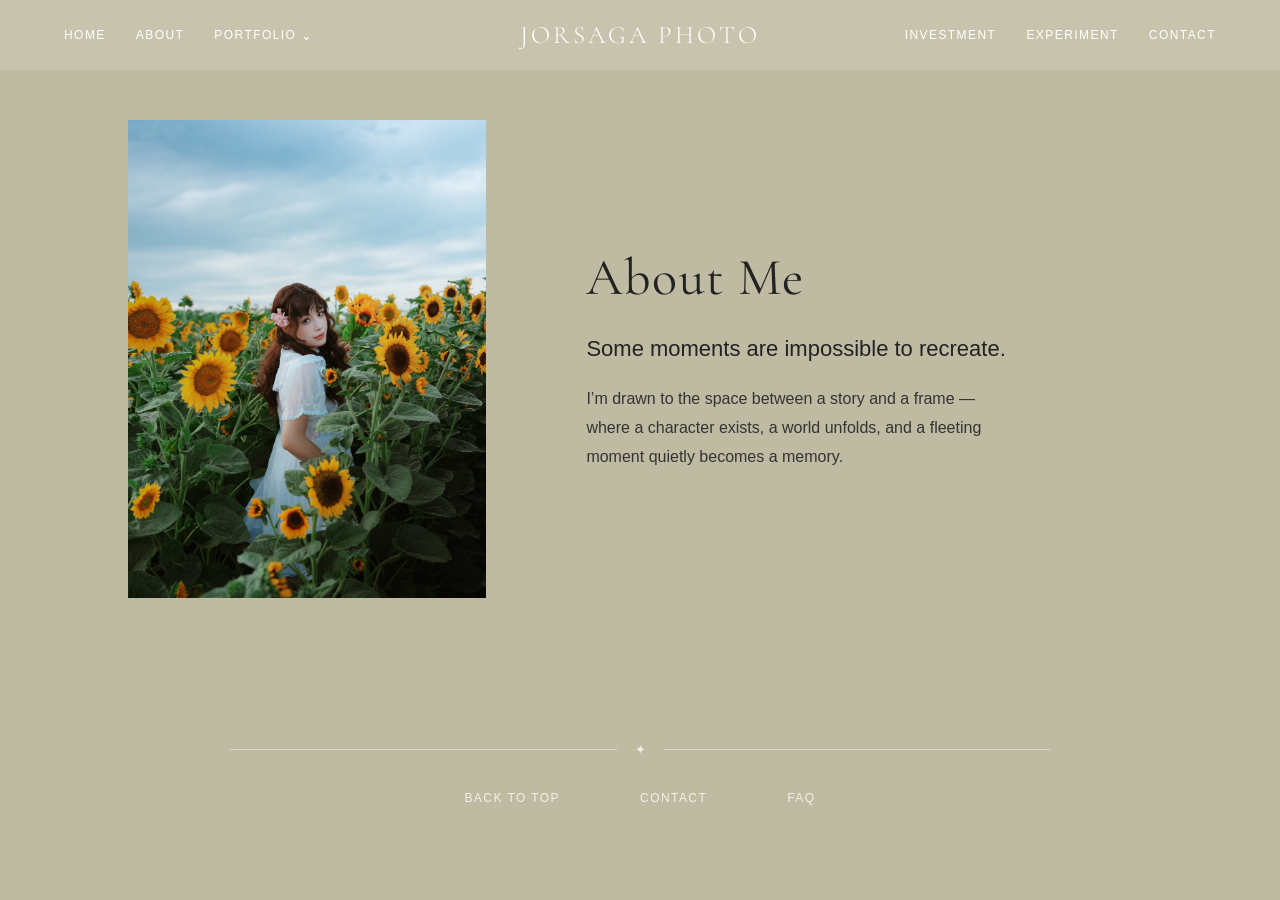
<file: about.html>
<!DOCTYPE html>
<html lang="en">

<head>
  <meta charset="UTF-8">
  <meta name="viewport" content="width=device-width, initial-scale=1.0">

  <title>JORSAGA PHOTO</title>

  <link rel="preconnect" href="https://fonts.googleapis.com">
  <link rel="preconnect" href="https://fonts.gstatic.com" crossorigin>

  <link href="https://fonts.googleapis.com/css2?family=Cormorant+Garamond:wght@300;400;500;600&display=swap"
    rel="stylesheet">

  <link rel="stylesheet" href="style.css">
</head>

<body>

  <!-- Navigation -->
  <header class="nav">

    <a class="logo" href="index.html">JORSAGA PHOTO</a>

    <button class="menu-toggle" type="button" aria-label="Open navigation menu" aria-expanded="false"
      aria-controls="mobile-navigation">
      ☰
    </button>

    <div class="mobile-navigation" id="mobile-navigation">

      <nav class="nav-left">
        <a href="index.html">Home</a>
        <a href="about.html">About</a>

        <div class="nav-dropdown">
          <a href="portfolio.html" class="nav-dropdown-link">
            Portfolio <span class="dropdown-arrow">⌄</span>
          </a>

          <div class="dropdown-menu">
            <a href="cosplay.html">Cosplay</a>
            <a href="chinese-culture.html">Chinese Culture</a>
            <a href="portrait.html">Portrait</a>
            <a href="vintage.html">Vintage</a>
          </div>
        </div>
      </nav>

      <nav class="nav-right">
        <a href="investment.html">Investment</a>
        <a href="experiment.html">Experiment</a>
        <a href="contact.html">Contact</a>
      </nav>

    </div>

  </header>

  <!-- About Section -->
  <section id="about" class="about about-page">

    <div class="self-image">
      <img src="images/self.jpg" alt="Portrait of Jorsaga">
    </div>

    <div class="introduction">
      <h2>About Me</h2>

      <p class="about-opening">
        Some moments are impossible to recreate.
      </p>

      <p>
        I’m drawn to the space between a story and a frame —
        where a character exists, a world unfolds,
        and a fleeting moment quietly becomes a memory.
      </p>
    </div>

  </section>

  <!-- Footer -->
  <footer>

    <div class="footer-decoration">
      <span>✦</span>
    </div>

    <div class="footer-links">
      <a href="#about">Back to Top</a>
      <a href="contact.html">Contact</a>
      <a href="#">FAQ</a>
    </div>

  </footer>

  <!-- Mobile Navigation Script -->
  <script>
    const menuButton = document.querySelector(".menu-toggle");
    const navigation = document.querySelector(".nav");

    if (menuButton && navigation) {
      menuButton.addEventListener("click", function () {
        const isOpen = navigation.classList.toggle("menu-open");

        menuButton.setAttribute("aria-expanded", String(isOpen));
        menuButton.setAttribute(
          "aria-label",
          isOpen ? "Close navigation menu" : "Open navigation menu"
        );

        menuButton.textContent = isOpen ? "✕" : "☰";
      });
    }
  </script>

</body>

</html>
</file>
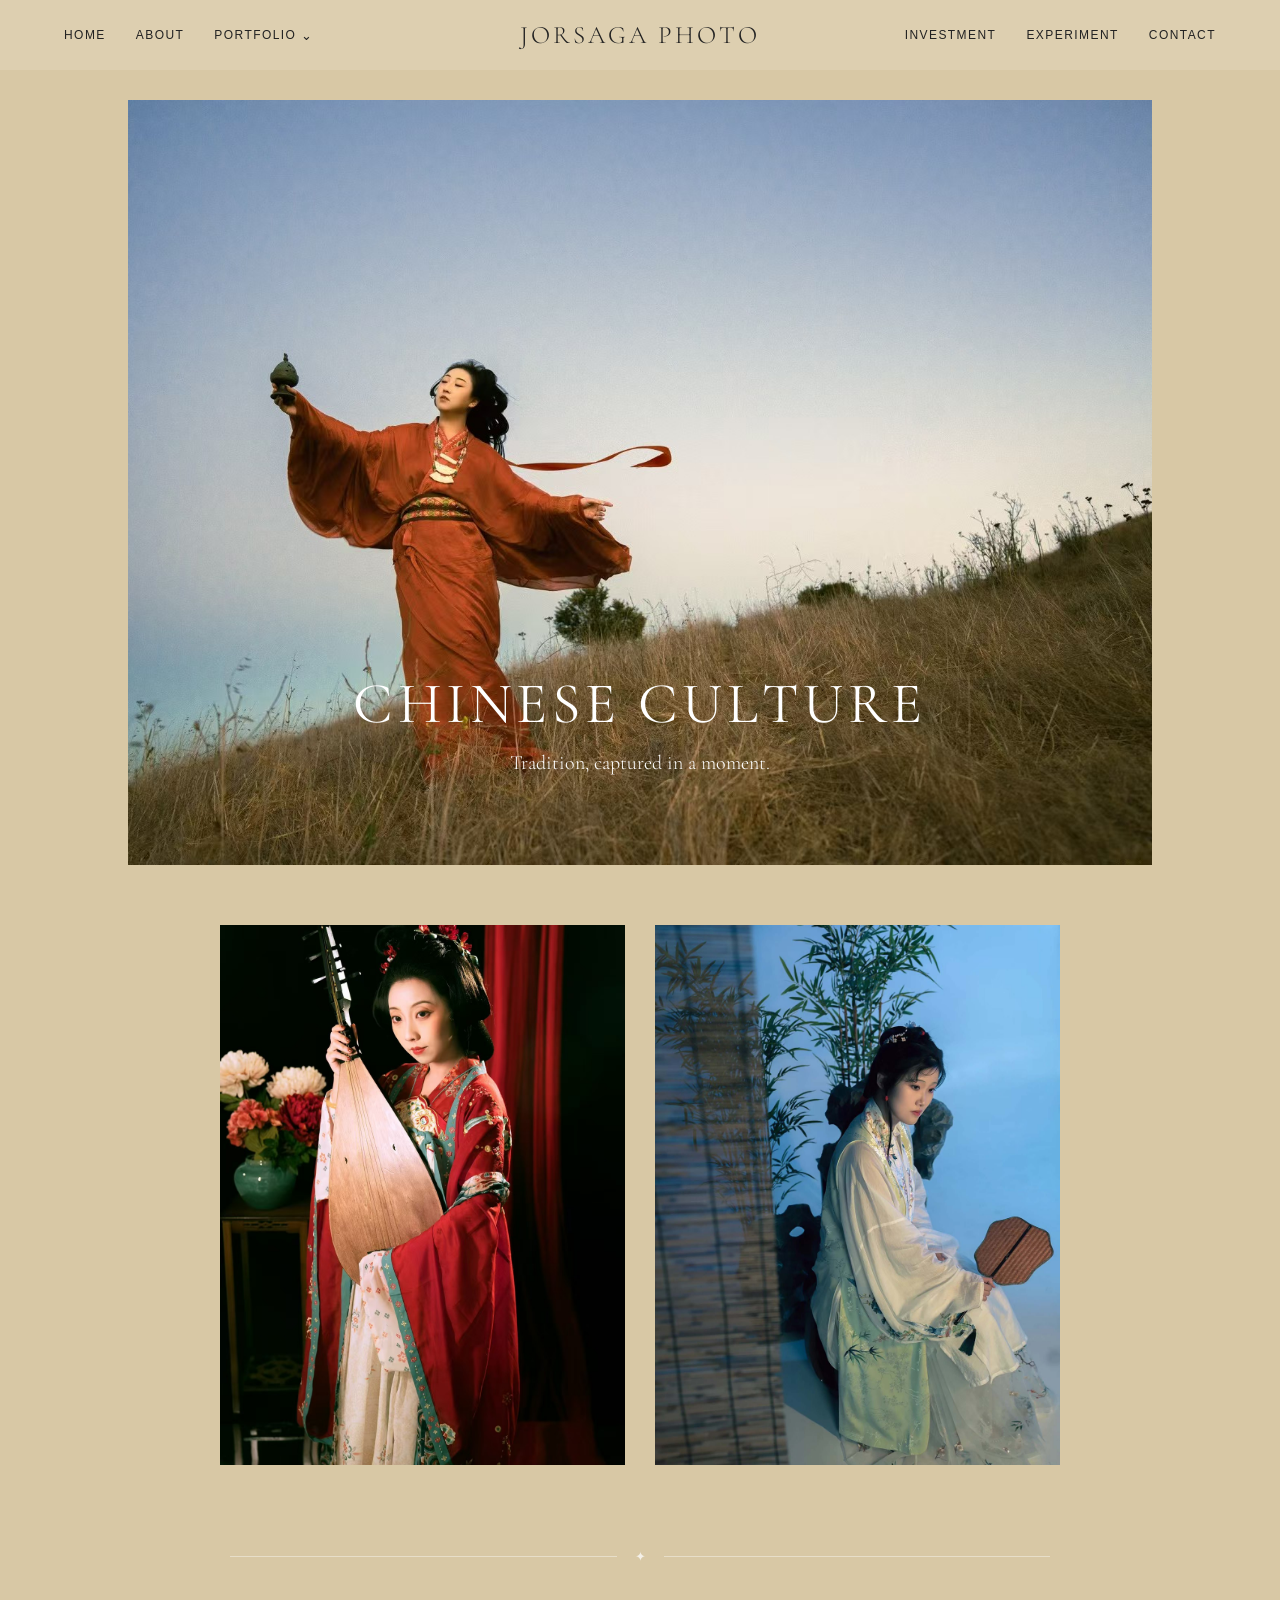
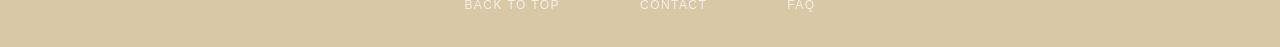
<file: chinese-culture.html>
<!DOCTYPE html>
<html lang="en">

<head>
  <meta charset="UTF-8">
  <meta name="viewport" content="width=device-width, initial-scale=1.0">

  <title>JORSAGA PHOTO</title>

  <link rel="preconnect" href="https://fonts.googleapis.com">
  <link rel="preconnect" href="https://fonts.gstatic.com" crossorigin>

  <link href="https://fonts.googleapis.com/css2?family=Cormorant+Garamond:wght@300;400;500;600&display=swap"
    rel="stylesheet">

  <link rel="stylesheet" href="style.css">
</head>

<body class="chinese-culture-page" id="top">

  <!-- Responsive Navigation -->
  <header class="nav culture-nav">

    <a class="logo" href="index.html">JORSAGA PHOTO</a>

    <button class="menu-toggle" type="button" aria-label="Open navigation menu" aria-expanded="false"
      aria-controls="mobile-navigation">
      ☰
    </button>

    <div class="mobile-navigation" id="mobile-navigation">

      <nav class="nav-left">
        <a href="index.html">Home</a>
        <a href="about.html">About</a>

        <div class="nav-dropdown">
          <a href="/Final/portfolio.html" class="nav-dropdown-link">
            Portfolio <span class="dropdown-arrow">⌄</span>
          </a>

          <div class="dropdown-menu">
            <a href="cosplay.html">Cosplay</a>
            <a href="chinese-culture.html">Chinese Culture</a>
            <a href="portrait.html">Portrait</a>
            <a href="vintage.html">Vintage</a>
          </div>
        </div>
      </nav>

      <nav class="nav-right">
        <a href="investment.html">Investment</a>
        <a href="experiment.html">Experiment</a>
        <a href="contact.html">Contact</a>
      </nav>

    </div>
  </header>

  <!-- Chinese Culture Hero -->
  <section class="culture-hero">
    <div class="culture-hero-image">
      <div class="culture-hero-content">
        <h1>CHINESE CULTURE</h1>
        <p>Tradition, captured in a moment.</p>
      </div>
    </div>
  </section>

  <!-- Chinese Culture Gallery -->
  <section class="culture-gallery">

    <div class="culture-gallery-item">
      <img src="images/chinese-culture-5.jpg" alt="Chinese traditional culture photography">
    </div>

    <div class="culture-gallery-item">
      <img src="images/chinese-culture-4.jpg" alt="Chinese traditional culture photography">
    </div>

  </section>

  <!-- Footer -->
  <footer>

    <div class="footer-decoration">
      <span>✦</span>
    </div>

    <div class="footer-links">
      <a href="#top">Back to Top</a>
      <a href="contact.html">Contact</a>
      <a href="#">FAQ</a>
    </div>

  </footer>

  <!-- Mobile Menu Script -->
  <script>
    const menuButton = document.querySelector(".menu-toggle");
    const navigation = document.querySelector(".nav");

    if (menuButton && navigation) {
      menuButton.addEventListener("click", function () {
        const isOpen = navigation.classList.toggle("menu-open");

        menuButton.setAttribute("aria-expanded", String(isOpen));
        menuButton.setAttribute(
          "aria-label",
          isOpen ? "Close navigation menu" : "Open navigation menu"
        );

        menuButton.textContent = isOpen ? "✕" : "☰";
      });
    }
  </script>

</body>

</html>
</file>
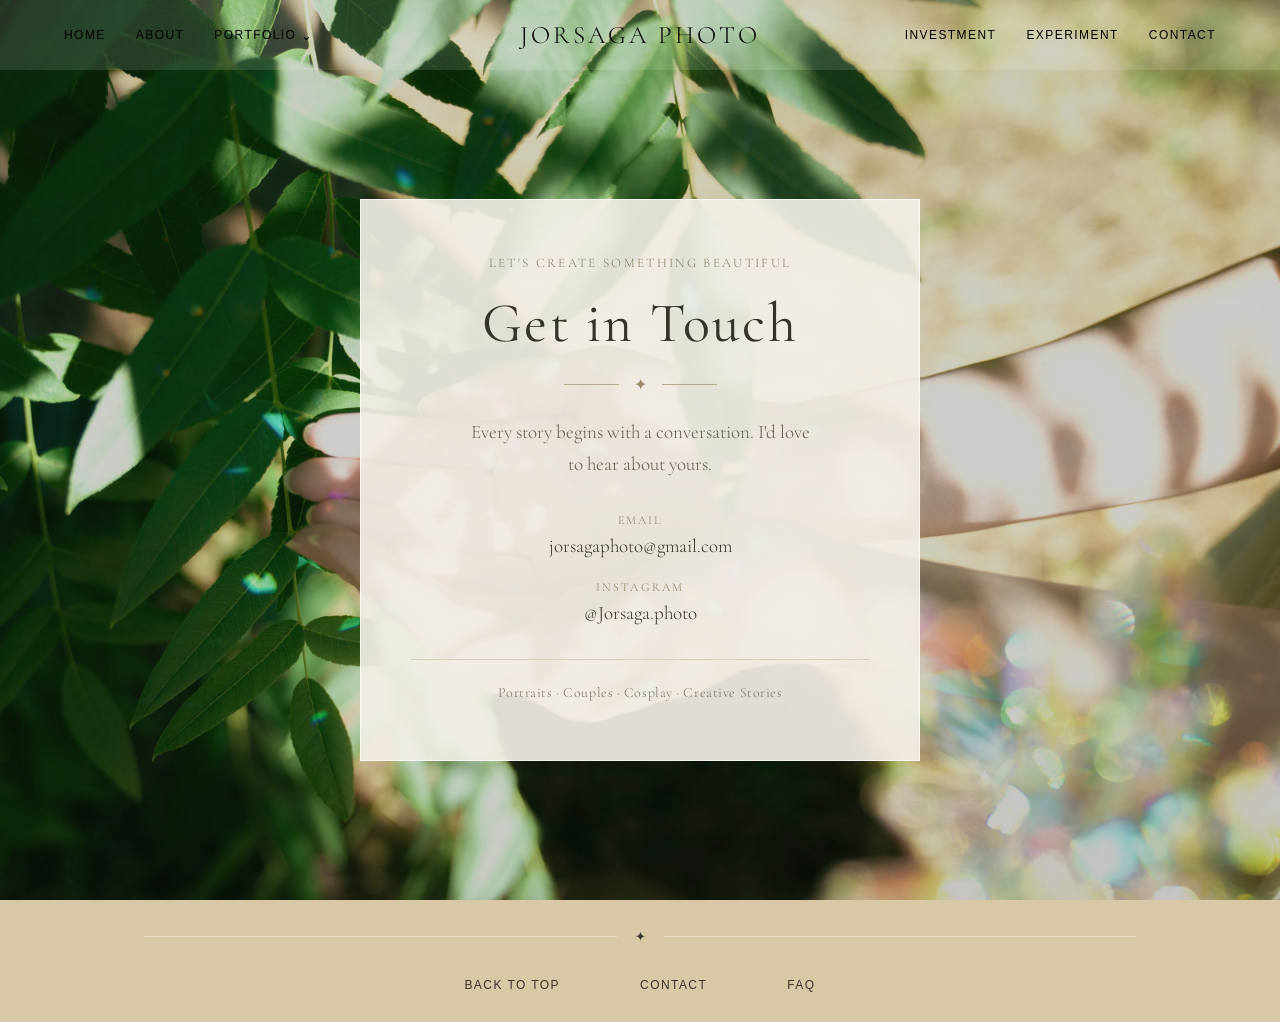
<file: contact.html>
<!DOCTYPE html>
<html lang="en">

<head>
  <meta charset="UTF-8">
  <meta name="viewport" content="width=device-width, initial-scale=1.0">

  <title>JORSGA PHOTO</title>

  <link rel="preconnect" href="https://fonts.googleapis.com">
  <link rel="preconnect" href="https://fonts.gstatic.com" crossorigin>

  <link href="https://fonts.googleapis.com/css2?family=Cormorant+Garamond:wght@300;400;500;600&display=swap"
    rel="stylesheet">

  <link rel="stylesheet" href="style.css">
</head>

<body class="contact-page" id="top">

  <header class="nav portfolio-nav">

    <a class="logo" href="index.html">JORSAGA PHOTO</a>

    <button class="menu-toggle" type="button" aria-label="Open navigation menu" aria-expanded="false"
      aria-controls="mobile-navigation">
      ☰
    </button>

    <div class="mobile-navigation" id="mobile-navigation">

      <nav class="nav-left">
        <a href="index.html">Home</a>
        <a href="about.html">About</a>

        <div class="nav-dropdown">
          <a href="/Final/portfolio.html" class="nav-dropdown-link">
            Portfolio <span class="dropdown-arrow">⌄</span>
          </a>

          <div class="dropdown-menu">
            <a href="cosplay.html">Cosplay</a>
            <a href="chinese-culture.html">Chinese Culture</a>
            <a href="portrait.html">Portrait</a>
            <a href="vintage.html">Vintage</a>
          </div>
        </div>
      </nav>

      <nav class="nav-right">
        <a href="investment.html">Investment</a>
        <a href="experiment.html">Experiment</a>
        <a href="contact.html">Contact</a>
      </nav>

    </div>
  </header>

  <!-- Contact Cover -->
  <main class="contact-hero">
    <div class="contact-card">

      <p class="contact-eyebrow">LET'S CREATE SOMETHING BEAUTIFUL</p>

      <h1>Get in Touch</h1>

      <div class="contact-divider">
        <span>✦</span>
      </div>

      <p class="contact-description">
        Every story begins with a conversation.
        I'd love to hear about yours.
      </p>

      <div class="contact-details">

        <div class="contact-item">
          <span class="contact-label">EMAIL</span>
          <a href="mailto:YOUR_EMAIL@example.com">
            jorsagaphoto@gmail.com
          </a>
        </div>

        <div class="contact-item">
          <span class="contact-label">INSTAGRAM</span>
          <a href="https://www.instagram.com/YOUR_USERNAME/" target="_blank" rel="noopener noreferrer">
            @Jorsaga.photo
          </a>
        </div>

      </div>

      <p class="contact-note">
        Portraits · Couples · Cosplay · Creative Stories
      </p>

    </div>
  </main>
  <footer>

    <div class="footer-decoration">
      <span>✦</span>
    </div>

    <div class="footer-links">

      <a href="#top">Back to Top</a>
      <a href="contact.html">Contact</a>

      <a href="#">FAQ</a>

    </div>

  </footer>

  <script>
    const menuButton = document.querySelector(".menu-toggle");
    const navigation = document.querySelector(".nav");

    if (menuButton && navigation) {
      menuButton.addEventListener("click", function () {
        const isOpen = navigation.classList.toggle("menu-open");

        menuButton.setAttribute("aria-expanded", String(isOpen));
        menuButton.setAttribute(
          "aria-label",
          isOpen ? "Close navigation menu" : "Open navigation menu"
        );

        menuButton.textContent = isOpen ? "✕" : "☰";
      });
    }
  </script>

</body>

</html>
</file>
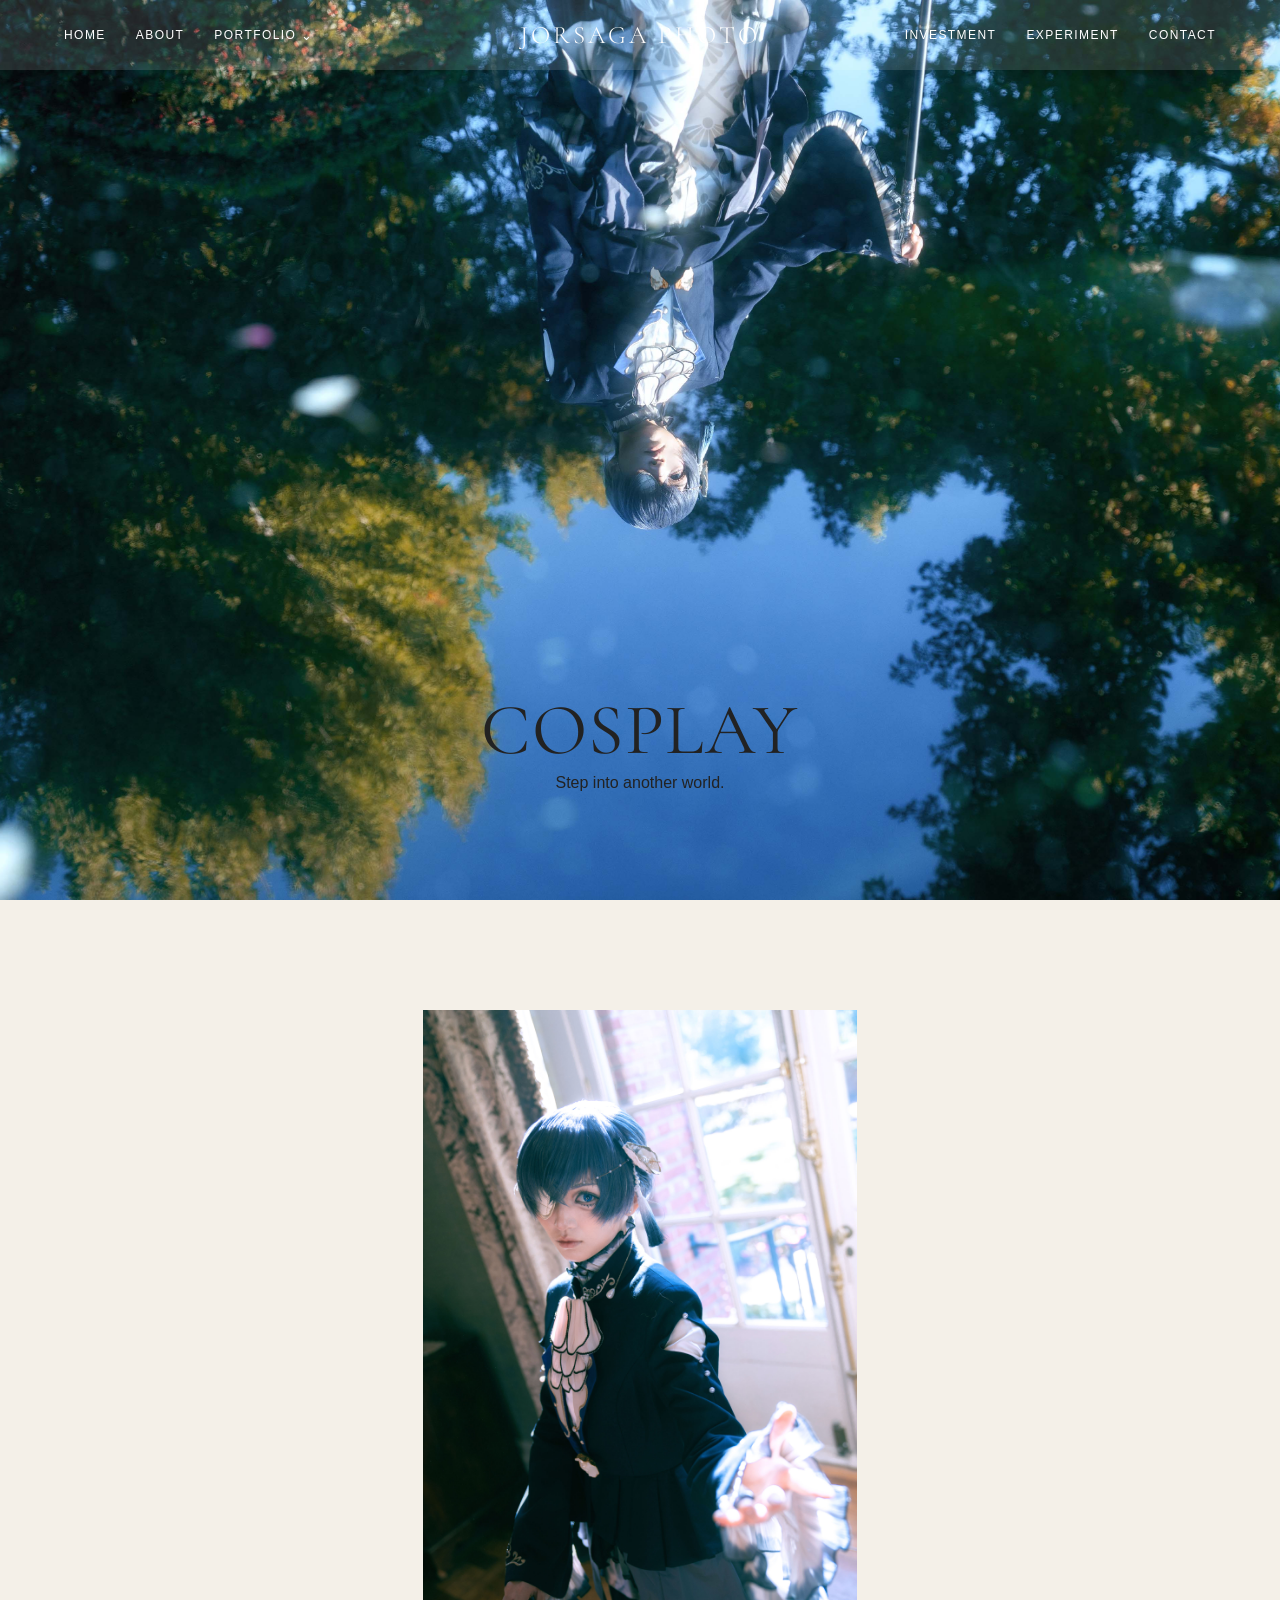
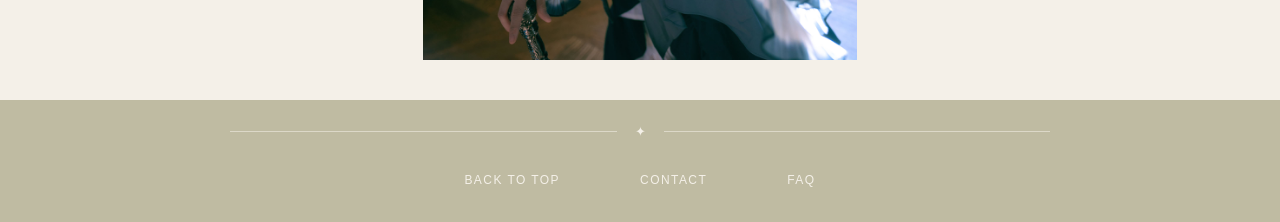
<file: cosplay.html>
<!DOCTYPE html>
<html lang="en">

<head>
  <meta charset="UTF-8">
  <meta name="viewport" content="width=device-width, initial-scale=1.0">

  <title>JORSAGA PHOTO</title>

  <link rel="preconnect" href="https://fonts.googleapis.com">
  <link rel="preconnect" href="https://fonts.gstatic.com" crossorigin>

  <link href="https://fonts.googleapis.com/css2?family=Cormorant+Garamond:wght@300;400;500;600&display=swap"
    rel="stylesheet">

  <link rel="stylesheet" href="style.css">
</head>

<body id="top">

  <!-- Navigation -->
  <header class="nav cosplay-nav">

    <a class="logo" href="index.html">JORSAGA PHOTO</a>

    <button class="menu-toggle" type="button" aria-label="Open navigation menu" aria-expanded="false"
      aria-controls="mobile-navigation">
      ☰
    </button>

    <div class="mobile-navigation" id="mobile-navigation">

      <nav class="nav-left">
        <a href="index.html">Home</a>
        <a href="about.html">About</a>

        <div class="nav-dropdown">
          <a href="portfolio.html" class="nav-dropdown-link">
            Portfolio <span class="dropdown-arrow">⌄</span>
          </a>

          <div class="dropdown-menu">
            <a href="cosplay.html">Cosplay</a>
            <a href="chinese-culture.html">Chinese Culture</a>
            <a href="portrait.html">Portrait</a>
            <a href="vintage.html">Vintage</a>
          </div>
        </div>
      </nav>

      <nav class="nav-right">
        <a href="investment.html">Investment</a>
        <a href="experiment.html">Experiment</a>
        <a href="contact.html">Contact</a>
      </nav>

    </div>

  </header>

  <!-- Cosplay Hero -->
  <section class="hero cosplay-hero">
    <div class="hero-overlay"></div>

    <div class="hero-content">
      <h1>COSPLAY</h1>
      <p>Step into another world.</p>
    </div>
  </section>

  <!-- Cosplay Slideshow -->
  <main class="cosplay-page">

    <section class="cosplay-slideshow" aria-label="Cosplay photography slideshow">

      <div class="slide-stage">
        <img id="cosplay-slide" src="images/cosplay-1.jpg" alt="Cosplay photography">
      </div>

    </section>

  </main>

  <!-- Footer -->
  <footer>

    <div class="footer-decoration">
      <span>✦</span>
    </div>

    <div class="footer-links">
      <a href="#top">Back to Top</a>
      <a href="contact.html">Contact</a>
      <a href="#">FAQ</a>
    </div>

  </footer>

  <!-- Mobile Navigation Script -->
  <script>
    const menuButton = document.querySelector(".menu-toggle");
    const navigation = document.querySelector(".nav");

    if (menuButton && navigation) {
      menuButton.addEventListener("click", function () {
        const isOpen = navigation.classList.toggle("menu-open");

        menuButton.setAttribute("aria-expanded", String(isOpen));
        menuButton.setAttribute(
          "aria-label",
          isOpen ? "Close navigation menu" : "Open navigation menu"
        );

        menuButton.textContent = isOpen ? "✕" : "☰";
      });
    }
  </script>

  <!-- Cosplay Slideshow Script -->
  <script>
    const cosplayImages = [
      "images/cosplay-1.jpg",
      "images/cosplay-2.jpg",
      "images/cosplay-3.jpg",
      "images/cosplay-4.jpg"
    ];

    const slide = document.getElementById("cosplay-slide");

    let currentSlide = 0;

    function showRandomSlide() {
      if (cosplayImages.length < 2) return;

      let nextIndex;

      do {
        nextIndex = Math.floor(Math.random() * cosplayImages.length);
      } while (nextIndex === currentSlide);

      currentSlide = nextIndex;
      slide.style.opacity = "0";

      setTimeout(() => {
        slide.onload = () => {
          slide.style.opacity = "1";
        };

        slide.onerror = () => {
          console.error("图片加载失败：", slide.src);
          slide.style.opacity = "1";
        };

        slide.src = cosplayImages[currentSlide];
      }, 500);
    }

    setInterval(showRandomSlide, 4000);
  </script>

</body>

</html>
</file>
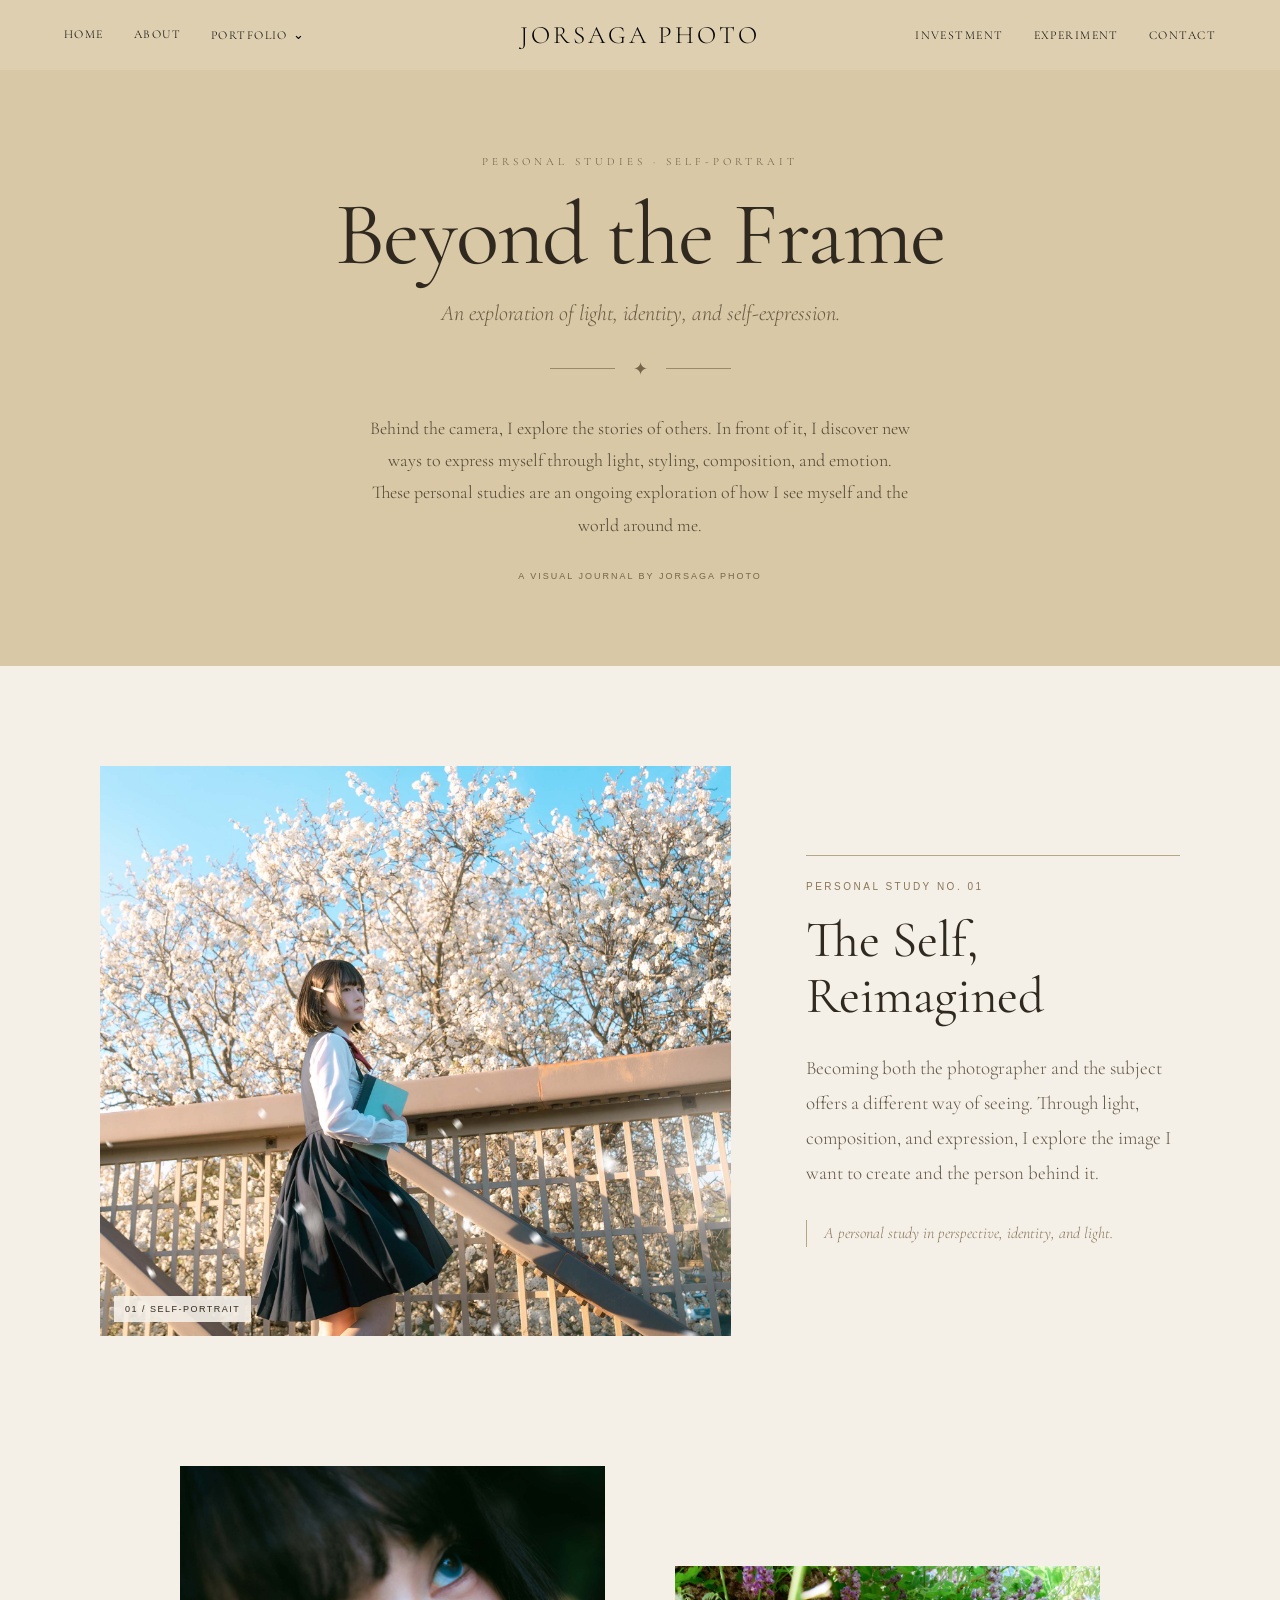
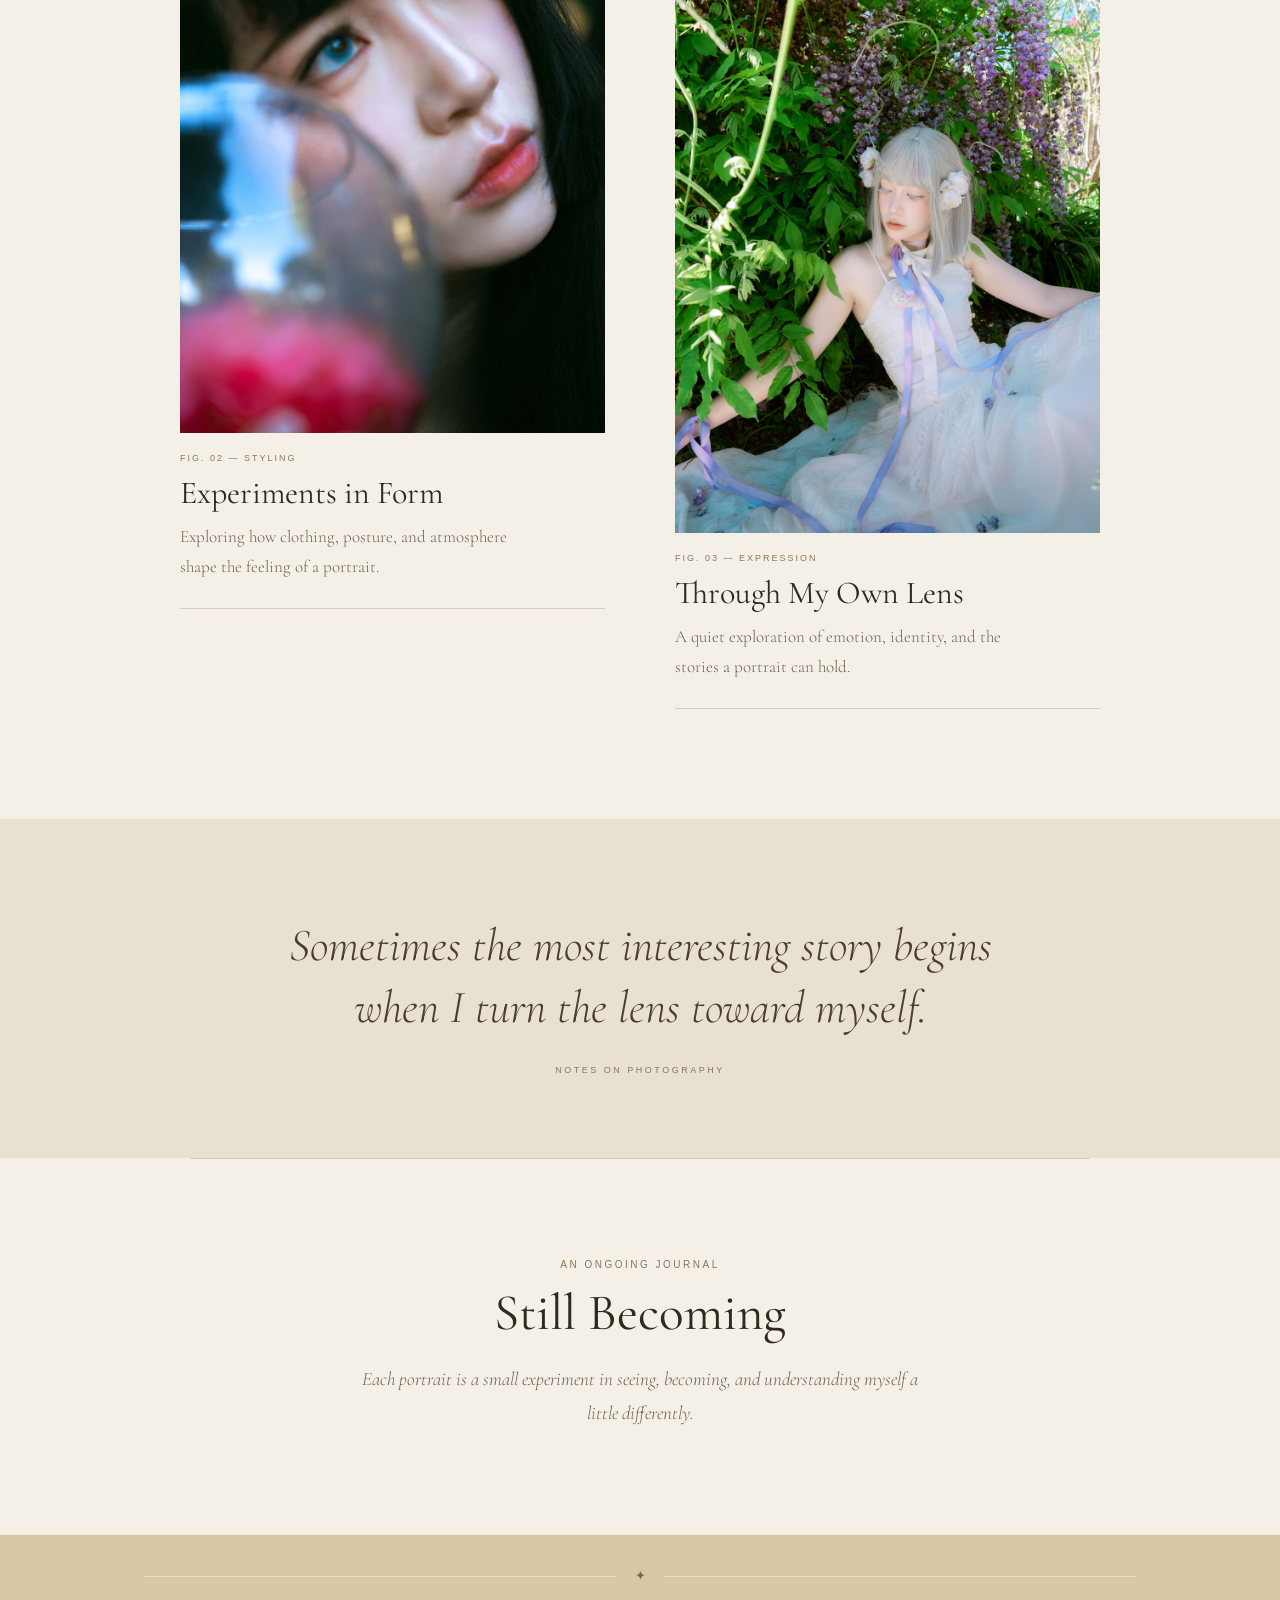
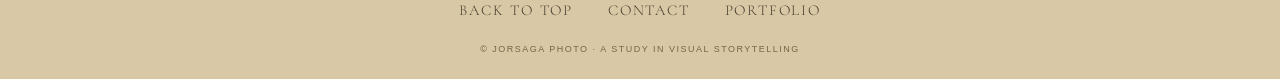
<file: experiment.html>
<!DOCTYPE html>
<html lang="en">

<head>
  <meta charset="UTF-8">
  <meta name="viewport" content="width=device-width, initial-scale=1.0">

  <title>Experiment | JORSAGA PHOTO</title>

  <link rel="preconnect" href="https://fonts.googleapis.com">
  <link rel="preconnect" href="https://fonts.gstatic.com" crossorigin>

  <link href="https://fonts.googleapis.com/css2?family=Cormorant+Garamond:wght@300;400;500;600&display=swap"
    rel="stylesheet">

  <link rel="stylesheet" href="style.css">
</head>

<body class="experiment-page">

  <!-- Responsive Navigation -->
  <header class="nav portfolio-nav">

    <a class="logo" href="index.html">JORSAGA PHOTO</a>

    <button class="menu-toggle" type="button" aria-label="Open navigation menu" aria-expanded="false"
      aria-controls="mobile-navigation">
      ☰
    </button>

    <div class="mobile-navigation" id="mobile-navigation">

      <nav class="nav-left">
        <a href="index.html">Home</a>
        <a href="about.html">About</a>

        <div class="nav-dropdown">
          <a href="/Final/portfolio.html" class="nav-dropdown-link">
            Portfolio <span class="dropdown-arrow">⌄</span>
          </a>

          <div class="dropdown-menu">
            <a href="cosplay.html">Cosplay</a>
            <a href="chinese-culture.html">Chinese Culture</a>
            <a href="portrait.html">Portrait</a>
            <a href="vintage.html">Vintage</a>
          </div>
        </div>
      </nav>

      <nav class="nav-right">
        <a href="investment.html">Investment</a>
        <a href="experiment.html">Experiment</a>
        <a href="contact.html">Contact</a>
      </nav>

    </div>
  </header>


  <main id="experiment-top">

    <!-- Editorial Introduction -->
    <section class="experiment-intro">

      <p class="experiment-kicker">
        PERSONAL STUDIES · SELF-PORTRAIT
      </p>

      <h1>Beyond the Frame</h1>

      <p class="experiment-subtitle">
        An exploration of light, identity, and self-expression.
      </p>

      <div class="experiment-ornament">
        <span></span>
        <span class="experiment-star">✦</span>
        <span></span>
      </div>

      <p class="experiment-description">
        Behind the camera, I explore the stories of others.
        In front of it, I discover new ways to express myself
        through light, styling, composition, and emotion.
        These personal studies are an ongoing exploration
        of how I see myself and the world around me.
      </p>

      <p class="experiment-edition">
        A VISUAL JOURNAL BY JORSAGA PHOTO
      </p>

    </section>


    <!-- Featured Self-Portrait -->
    <section class="experiment-feature">

      <div class="experiment-feature-image">

        <img src="images/self-portrait-1.jpg" alt="Self-portrait exploring personal expression and composition">

        <span class="experiment-image-number">
          01 / SELF-PORTRAIT
        </span>

      </div>

      <div class="experiment-feature-text">

        <p class="experiment-section-label">
          PERSONAL STUDY NO. 01
        </p>

        <h2>The Self, Reimagined</h2>

        <p>
          Becoming both the photographer and the subject
          offers a different way of seeing. Through light,
          composition, and expression, I explore the image
          I want to create and the person behind it.
        </p>

        <p class="experiment-side-note">
          A personal study in perspective, identity, and light.
        </p>

      </div>

    </section>


    <!-- Additional Self-Portraits -->
    <section class="experiment-pair">

      <article class="experiment-pair-item experiment-pair-left">

        <div class="experiment-pair-image">
          <img src="images/self-portrait-2.jpg" alt="Self-portrait exploring styling and visual composition">
        </div>

        <p class="experiment-photo-index">
          FIG. 02 — STYLING
        </p>

        <h3>Experiments in Form</h3>

        <p class="experiment-caption">
          Exploring how clothing, posture, and atmosphere
          shape the feeling of a portrait.
        </p>

      </article>


      <article class="experiment-pair-item experiment-pair-right">

        <div class="experiment-pair-image">
          <img src="images/self-portrait-3.jpg" alt="Personal self-portrait exploring mood and expression">
        </div>

        <p class="experiment-photo-index">
          FIG. 03 — EXPRESSION
        </p>

        <h3>Through My Own Lens</h3>

        <p class="experiment-caption">
          A quiet exploration of emotion, identity,
          and the stories a portrait can hold.
        </p>

      </article>

    </section>


    <!-- Editorial Quote -->
    <section class="experiment-quote">

      <span class="experiment-quote-mark"></span>

      <p>
        Sometimes the most interesting story
        begins when I turn the lens toward myself.
      </p>

      <span class="experiment-quote-credit">
        NOTES ON PHOTOGRAPHY
      </span>

    </section>


    <!-- Closing Statement -->
    <section class="experiment-ending">

      <div class="experiment-ending-heading">

        <p class="experiment-section-label">
          AN ONGOING JOURNAL
        </p>

        <h2>Still Becoming</h2>

      </div>

      <p class="experiment-ending-caption">
        Each portrait is a small experiment in seeing,
        becoming, and understanding myself a little differently.
      </p>

    </section>

  </main>


  <!-- Footer -->
  <footer class="experiment-footer">

    <div class="footer-decoration">
      <span>✦</span>
    </div>

    <div class="footer-links">
      <a href="#experiment-top">Back to Top</a>
      <a href="contact.html">Contact</a>
      <a href="portfolio.html">Portfolio</a>
    </div>

    <p class="experiment-copyright">
      © JORSAGA PHOTO · A STUDY IN VISUAL STORYTELLING
    </p>

  </footer>


  <script>
    const menuButton = document.querySelector(".menu-toggle");
    const navigation = document.querySelector(".nav");

    if (menuButton && navigation) {
      menuButton.addEventListener("click", function () {
        const isOpen = navigation.classList.toggle("menu-open");

        menuButton.setAttribute("aria-expanded", String(isOpen));
        menuButton.setAttribute(
          "aria-label",
          isOpen ? "Close navigation menu" : "Open navigation menu"
        );

        menuButton.textContent = isOpen ? "✕" : "☰";
      });
    }
  </script>

</body>

</html>
</file>
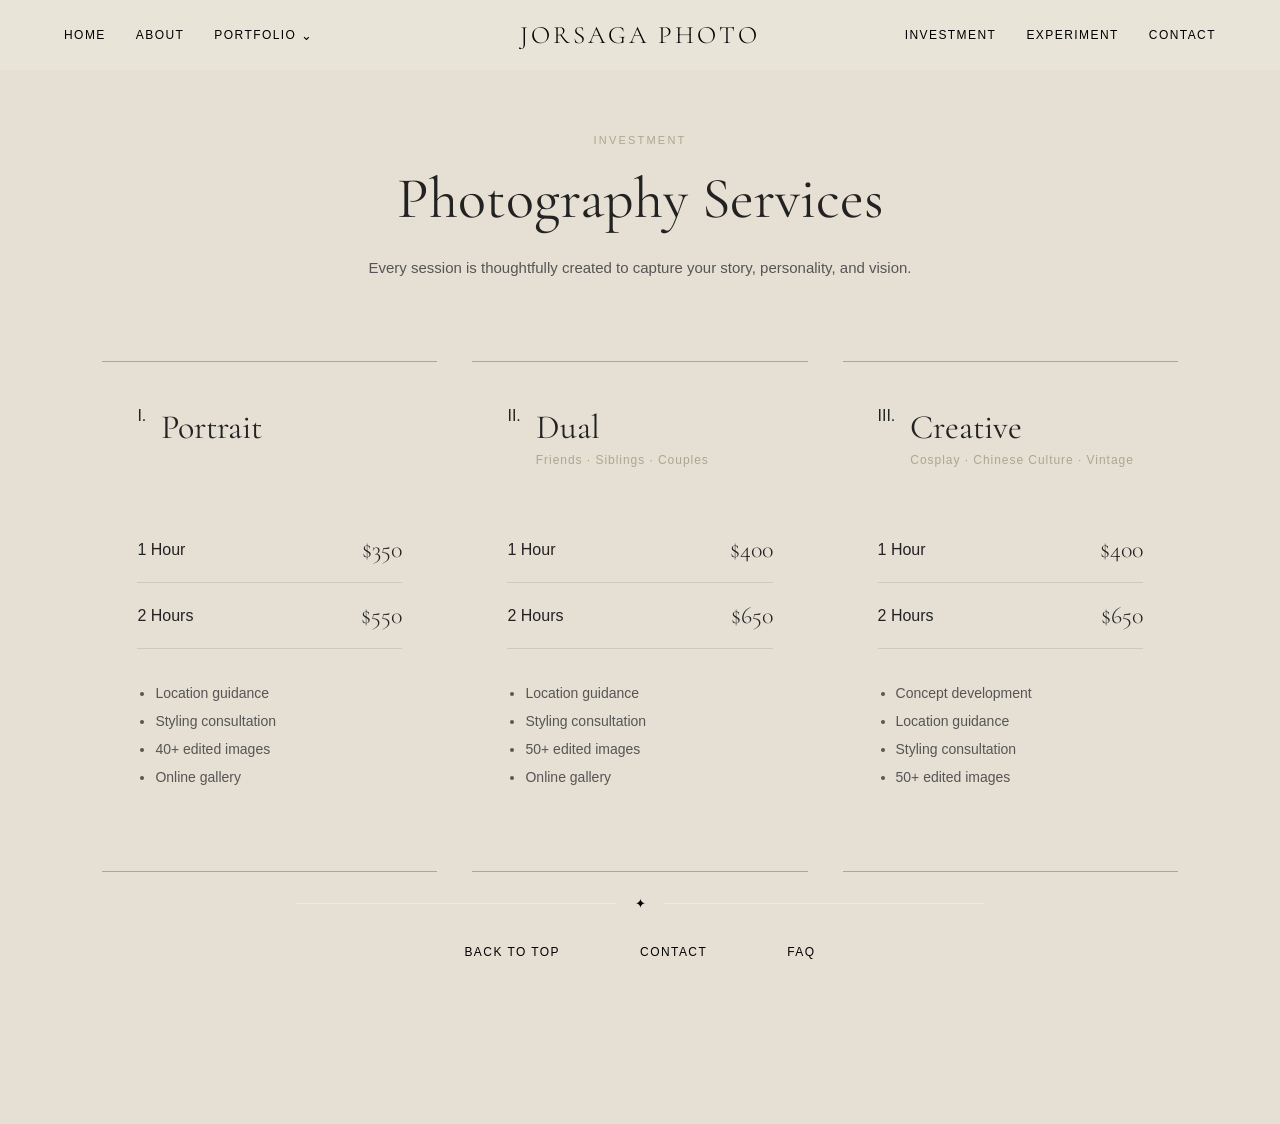
<file: investment.html>
<!DOCTYPE html>
<html lang="en">

<head>
  <meta charset="UTF-8">
  <meta name="viewport" content="width=device-width, initial-scale=1.0">

  <title>JORSGA PHOTO</title>

  <link rel="preconnect" href="https://fonts.googleapis.com">
  <link rel="preconnect" href="https://fonts.gstatic.com" crossorigin>

  <link href="https://fonts.googleapis.com/css2?family=Cormorant+Garamond:wght@300;400;500;600&display=swap"
    rel="stylesheet">

  <link rel="stylesheet" href="style.css">
</head>

<body>

  <header class="nav investment-nav">

    <a class="logo" href="index.html">JORSAGA PHOTO</a>

    <button class="menu-toggle" type="button" aria-label="Open navigation menu" aria-expanded="false"
      aria-controls="mobile-navigation">
      ☰
    </button>

    <div class="mobile-navigation" id="mobile-navigation">

      <nav class="nav-left">
        <a href="index.html">Home</a>
        <a href="about.html">About</a>

        <div class="nav-dropdown">
          <a href="/Final/portfolio.html" class="nav-dropdown-link">
            Portfolio <span class="dropdown-arrow">⌄</span>
          </a>

          <div class="dropdown-menu">
            <a href="cosplay.html">Cosplay</a>
            <a href="chinese-culture.html">Chinese Culture</a>
            <a href="portrait.html">Portrait</a>
            <a href="vintage.html">Vintage</a>
          </div>
        </div>
      </nav>

      <nav class="nav-right">
        <a href="investment.html">Investment</a>
        <a href="experiment.html">Experiment</a>
        <a href="contact.html">Contact</a>
      </nav>

    </div>
  </header>

  <section id="investment" class="investment">

    <div class="investment-heading">
      <span>INVESTMENT</span>
      <h2>Photography Services</h2>
      <p>
        Every session is thoughtfully created to capture
        your story, personality, and vision.
      </p>
    </div>

    <div class="pricing-container">

      <!-- Portrait -->
      <div class="pricing-card">

        <div class="pricing-title">
          <span>I.</span>

          <div>
            <h3>Portrait</h3>
            <p class="pricing-subtitle">&nbsp;</p>
          </div>
        </div>

        <div class="price-row">
          <span>1 Hour</span>
          <span>$350</span>
        </div>

        <div class="price-row">
          <span>2 Hours</span>
          <span>$550</span>
        </div>

        <ul>
          <li>Location guidance</li>
          <li>Styling consultation</li>
          <li>40+ edited images</li>
          <li>Online gallery</li>
        </ul>

      </div>

      <!-- Dual -->
      <div class="pricing-card">

        <div class="pricing-title">
          <span>II.</span>

          <div>
            <h3>Dual</h3>
            <p class="creative-subtitle">Friends · Siblings · Couples</p>
          </div>
        </div>

        <div class="price-row">
          <span>1 Hour</span>
          <span>$400</span>
        </div>

        <div class="price-row">
          <span>2 Hours</span>
          <span>$650</span>
        </div>

        <ul>
          <li>Location guidance</li>
          <li>Styling consultation</li>
          <li>50+ edited images</li>
          <li>Online gallery</li>
        </ul>

      </div>


      <!-- Creative -->
      <div class="pricing-card">

        <div class="pricing-title">
          <span>III.</span>

          <div>
            <h3>Creative</h3>
            <p class="creative-subtitle">
              Cosplay · Chinese Culture · Vintage
            </p>
          </div>
        </div>

        <div class="price-row">
          <span>1 Hour</span>
          <span>$400</span>
        </div>

        <div class="price-row">
          <span>2 Hours</span>
          <span>$650</span>
        </div>

        <ul>
          <li>Concept development</li>
          <li>Location guidance</li>
          <li>Styling consultation</li>
          <li>50+ edited images</li>
        </ul>

      </div>

    </div>

    <!-- Footer -->
    <footer>

      <div class="footer-decoration">
        <span>✦</span>
      </div>

      <div class="footer-links">
        <a href="#top">Back to Top</a>
        <a href="contact.html">Contact</a>
        <a href="#">FAQ</a>
      </div>

    </footer>

  </section>

  <script>
    const menuButton = document.querySelector(".menu-toggle");
    const navigation = document.querySelector(".nav");

    if (menuButton && navigation) {
      menuButton.addEventListener("click", function () {
        const isOpen = navigation.classList.toggle("menu-open");

        menuButton.setAttribute("aria-expanded", String(isOpen));
        menuButton.setAttribute(
          "aria-label",
          isOpen ? "Close navigation menu" : "Open navigation menu"
        );

        menuButton.textContent = isOpen ? "✕" : "☰";
      });
    }
  </script>

</body>

</html>
</file>
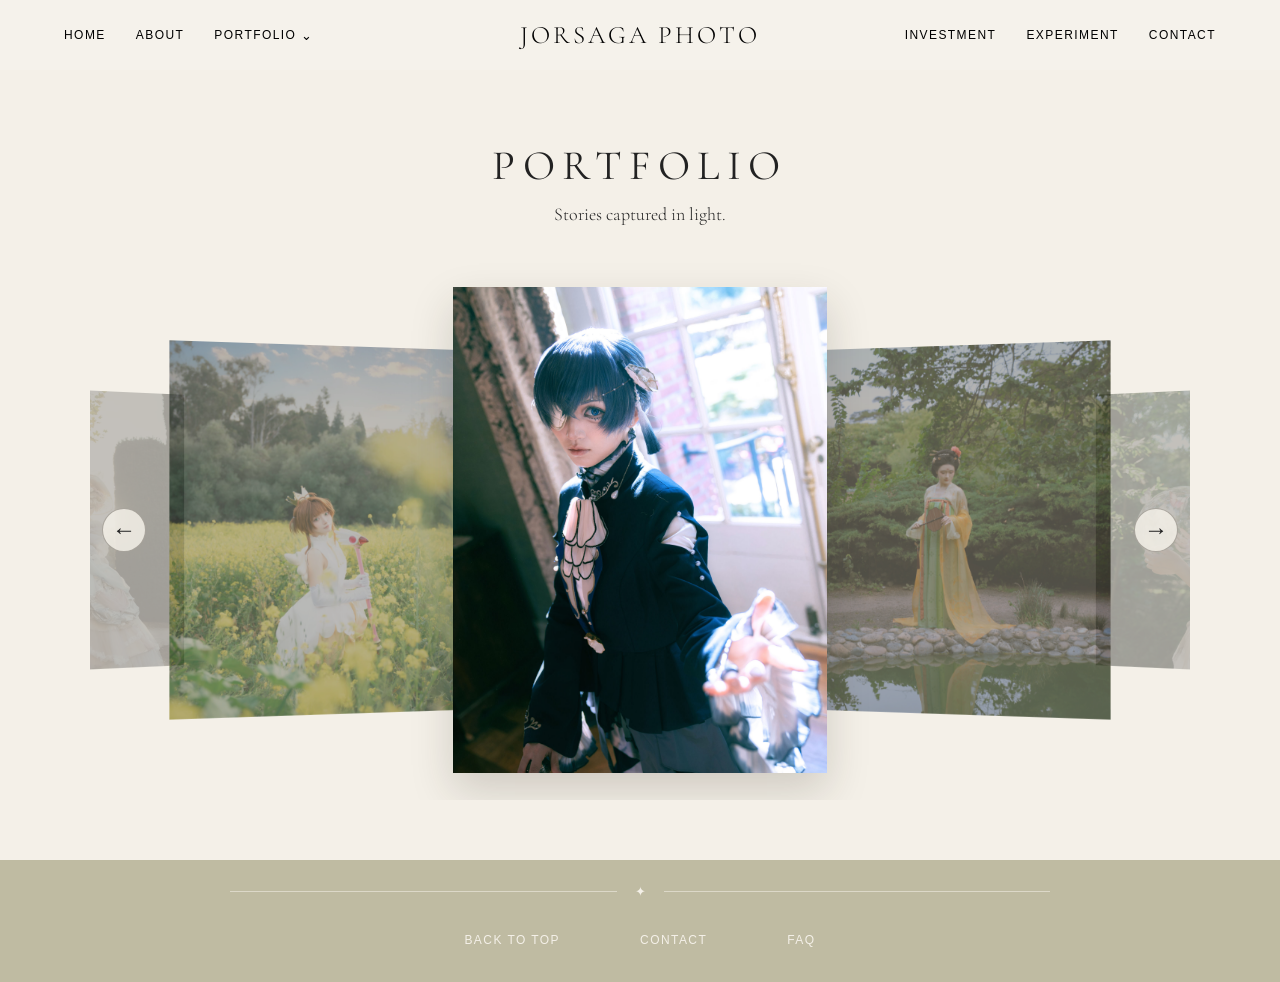
<file: portfolio.html>
<!DOCTYPE html>
<html lang="en">

<head>
  <meta charset="UTF-8">
  <meta name="viewport" content="width=device-width, initial-scale=1.0">

  <title>JORSAGA PHOTO</title>

  <link rel="preconnect" href="https://fonts.googleapis.com">
  <link rel="preconnect" href="https://fonts.gstatic.com" crossorigin>

  <link href="https://fonts.googleapis.com/css2?family=Cormorant+Garamond:wght@300;400;500;600&display=swap"
    rel="stylesheet">

  <link rel="stylesheet" href="style.css">
</head>

<body id="top">

  <!-- Navigation -->
  <header class="nav portfolio-nav">

    <a class="logo" href="index.html">JORSAGA PHOTO</a>

    <button class="menu-toggle" type="button" aria-label="Open navigation menu" aria-expanded="false"
      aria-controls="mobile-navigation">
      ☰
    </button>

    <div class="mobile-navigation" id="mobile-navigation">

      <nav class="nav-left">
        <a href="index.html">Home</a>
        <a href="about.html">About</a>

        <div class="nav-dropdown">
          <a href="/Final/portfolio.html" class="nav-dropdown-link">
            Portfolio <span class="dropdown-arrow">⌄</span>
          </a>

          <div class="dropdown-menu">
            <a href="cosplay.html">Cosplay</a>
            <a href="chinese-culture.html">Chinese Culture</a>
            <a href="portrait.html">Portrait</a>
            <a href="vintage.html">Vintage</a>
          </div>
        </div>
      </nav>

      <nav class="nav-right">
        <a href="investment.html">Investment</a>
        <a href="experiment.html">Experiment</a>
        <a href="contact.html">Contact</a>
      </nav>

    </div>

  </header>

  <!-- Portfolio Heading -->
  <main class="portfolio-page">

    <section class="portfolio-heading">
      <h1>PORTFOLIO</h1>
      <p>Stories captured in light.</p>
    </section>

  </main>

  <!-- Photography Carousel -->
  <section class="photo-carousel" aria-label="Photography portfolio">

    <button class="carousel-arrow prev" type="button" aria-label="Previous photo">
      &#8592;
    </button>

    <div class="carousel-track">

      <img src="images/cosplay-1.jpg" class="carousel-photo" alt="Cosplay photography">

      <img src="images/chinese-culture-1.jpg" class="carousel-photo" alt="Chinese culture photography">

      <img src="images/portrait-1.jpg" class="carousel-photo" alt="Portrait photography">

      <img src="images/vintage-1.jpg" class="carousel-photo" alt="Vintage photography">

      <img src="images/cosplay-2.jpg" class="carousel-photo" alt="Cosplay portrait photography">

    </div>

    <button class="carousel-arrow next" type="button" aria-label="Next photo">
      &#8594;
    </button>

  </section>

  <!-- Footer -->
  <footer>

    <div class="footer-decoration">
      <span>✦</span>
    </div>

    <div class="footer-links">
      <a href="#top">Back to Top</a>
      <a href="contact.html">Contact</a>
      <a href="#">FAQ</a>
    </div>

  </footer>

  <!-- Mobile Navigation Script -->
  <script>
    const menuButton = document.querySelector(".menu-toggle");
    const navigation = document.querySelector(".nav");

    if (menuButton && navigation) {
      menuButton.addEventListener("click", function () {
        const isOpen = navigation.classList.toggle("menu-open");

        menuButton.setAttribute("aria-expanded", String(isOpen));
        menuButton.setAttribute(
          "aria-label",
          isOpen ? "Close navigation menu" : "Open navigation menu"
        );

        menuButton.textContent = isOpen ? "✕" : "☰";
      });
    }
  </script>

  <!-- Portfolio Carousel Script -->
  <script>
    const carouselPhotos = document.querySelectorAll(".carousel-photo");
    const prevButton = document.querySelector(".carousel-arrow.prev");
    const nextButton = document.querySelector(".carousel-arrow.next");

    let activeIndex = 0;

    function updateCarousel() {
      const total = carouselPhotos.length;

      carouselPhotos.forEach((photo, index) => {
        photo.classList.remove(
          "center", "left", "right", "far-left", "far-right"
        );

        let distance = (index - activeIndex + total) % total;

        if (distance > Math.floor(total / 2)) {
          distance -= total;
        }

        if (distance === 0) {
          photo.classList.add("center");
        } else if (distance === -1) {
          photo.classList.add("left");
        } else if (distance === 1) {
          photo.classList.add("right");
        } else if (distance === -2) {
          photo.classList.add("far-left");
        } else if (distance === 2) {
          photo.classList.add("far-right");
        }
      });
    }

    if (carouselPhotos.length > 0 && prevButton && nextButton) {
      prevButton.addEventListener("click", () => {
        activeIndex =
          (activeIndex - 1 + carouselPhotos.length) % carouselPhotos.length;

        updateCarousel();
      });

      nextButton.addEventListener("click", () => {
        activeIndex = (activeIndex + 1) % carouselPhotos.length;

        updateCarousel();
      });

      updateCarousel();
    }
  </script>

</body>

</html>
</file>
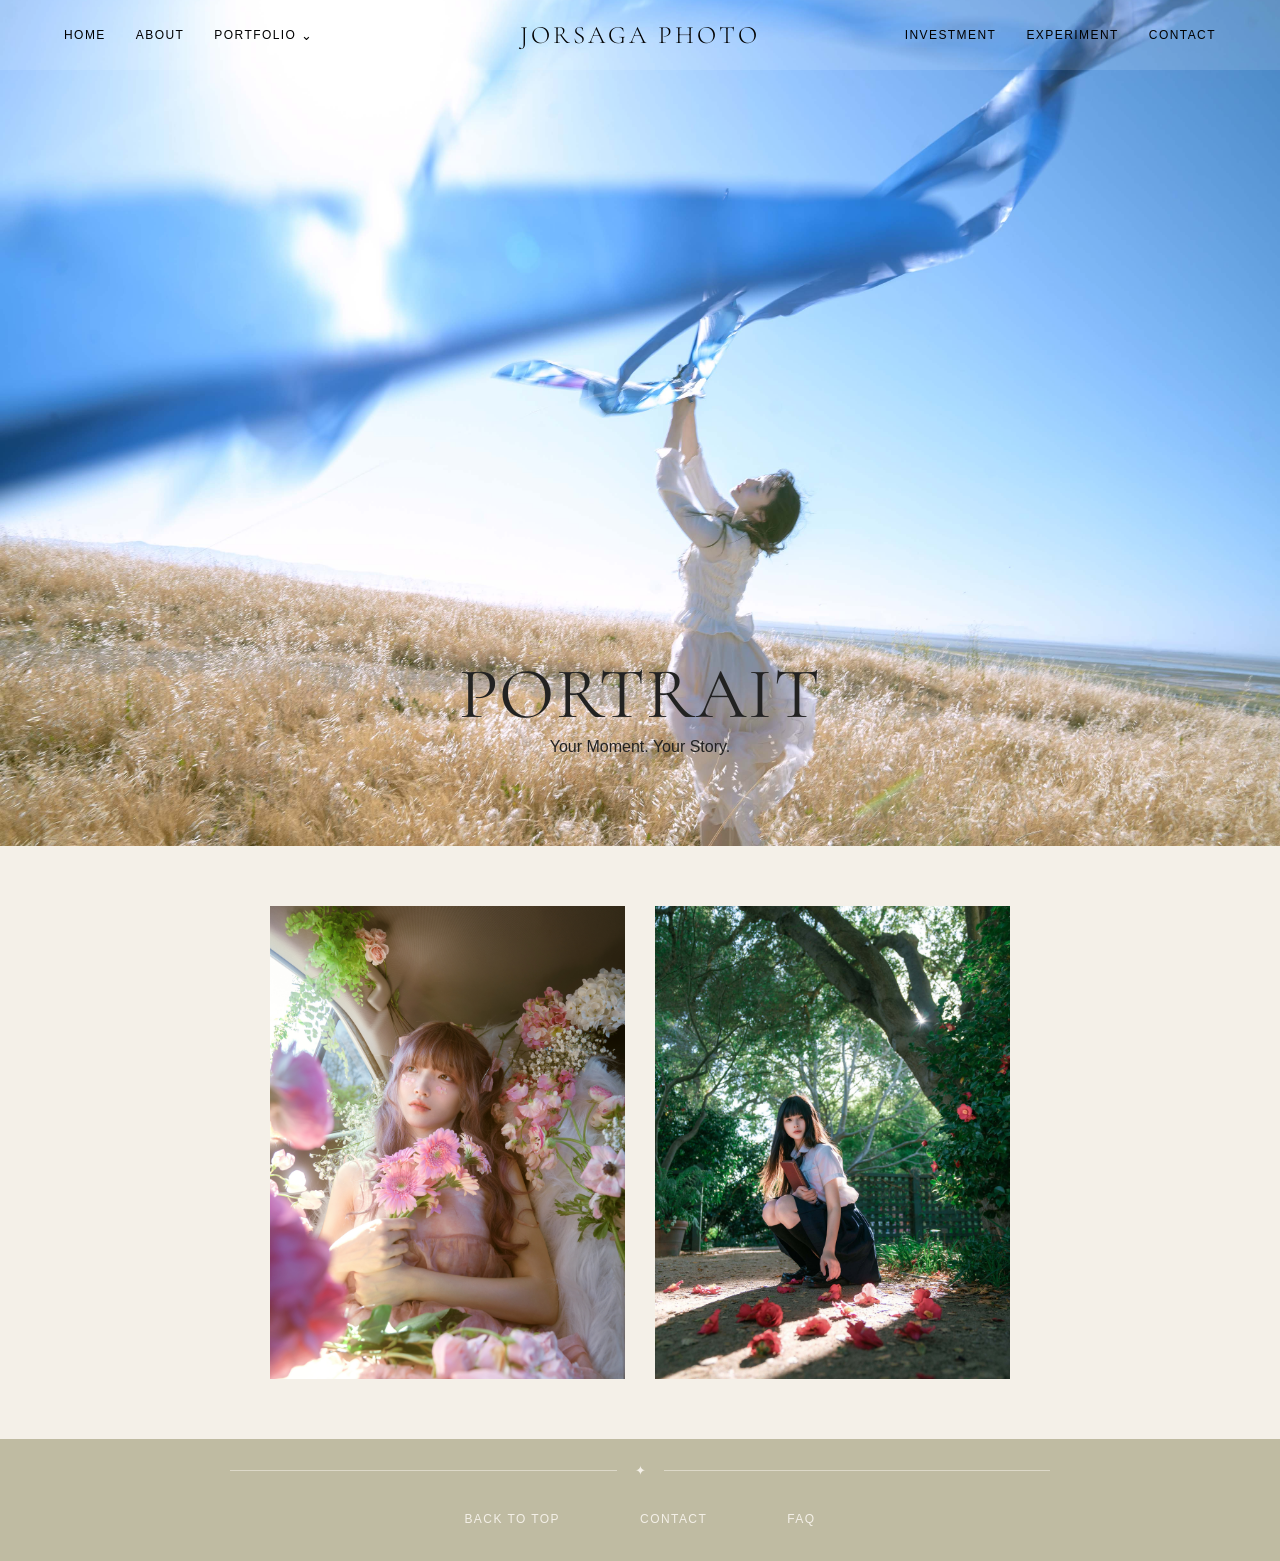
<file: portrait.html>
<!DOCTYPE html>
<html lang="en">

<head>
  <meta charset="UTF-8">
  <meta name="viewport" content="width=device-width, initial-scale=1.0">

  <title>JORSAGA PHOTO</title>

  <link rel="preconnect" href="https://fonts.googleapis.com">
  <link rel="preconnect" href="https://fonts.gstatic.com" crossorigin>

  <link href="https://fonts.googleapis.com/css2?family=Cormorant+Garamond:wght@300;400;500;600&display=swap"
    rel="stylesheet">

  <link rel="stylesheet" href="style.css">
</head>

<body id="top">

  <!-- Responsive Navigation -->
  <header class="nav portfolio-nav">

    <a class="logo" href="index.html">JORSAGA PHOTO</a>

    <button
      class="menu-toggle"
      type="button"
      aria-label="Open navigation menu"
      aria-expanded="false"
      aria-controls="mobile-navigation">
      ☰
    </button>

    <div class="mobile-navigation" id="mobile-navigation">

      <nav class="nav-left">
        <a href="index.html">Home</a>
        <a href="about.html">About</a>

        <div class="nav-dropdown">
          <a href="/Final/portfolio.html" class="nav-dropdown-link">
            Portfolio <span class="dropdown-arrow">⌄</span>
          </a>

          <div class="dropdown-menu">
            <a href="cosplay.html">Cosplay</a>
            <a href="chinese-culture.html">Chinese Culture</a>
            <a href="portrait.html">Portrait</a>
            <a href="vintage.html">Vintage</a>
          </div>
        </div>
      </nav>

      <nav class="nav-right">
        <a href="investment.html">Investment</a>
        <a href="experiment.html">Experiment</a>
        <a href="contact.html">Contact</a>
      </nav>

    </div>
  </header>

  <!-- Portrait Hero -->
  <section class="hero portrait-hero">
    <div class="hero-overlay"></div>

    <div class="hero-content">
      <h1>PORTRAIT</h1>
      <p>Your Moment. Your Story.</p>
    </div>
  </section>

  <!-- Portrait Gallery -->
  <section class="portrait-gallery">

    <div class="portrait-gallery-item">
      <img src="images/portrait-3.jpg" alt="Portrait photography">
    </div>

    <div class="portrait-gallery-item">
      <img src="images/portrait-4.jpg" alt="Portrait photography">
    </div>

  </section>

  <!-- Footer -->
  <footer>

    <div class="footer-decoration">
      <span>✦</span>
    </div>

    <div class="footer-links">
      <a href="#top">Back to Top</a>
      <a href="contact.html">Contact</a>
      <a href="#">FAQ</a>
    </div>

  </footer>

  <!-- Mobile Menu Script -->
  <script>
    const menuButton = document.querySelector(".menu-toggle");
    const navigation = document.querySelector(".nav");

    if (menuButton && navigation) {
      menuButton.addEventListener("click", function () {
        const isOpen = navigation.classList.toggle("menu-open");

        menuButton.setAttribute("aria-expanded", String(isOpen));
        menuButton.setAttribute(
          "aria-label",
          isOpen ? "Close navigation menu" : "Open navigation menu"
        );

        menuButton.textContent = isOpen ? "✕" : "☰";
      });
    }
  </script>

</body>

</html>
</file>
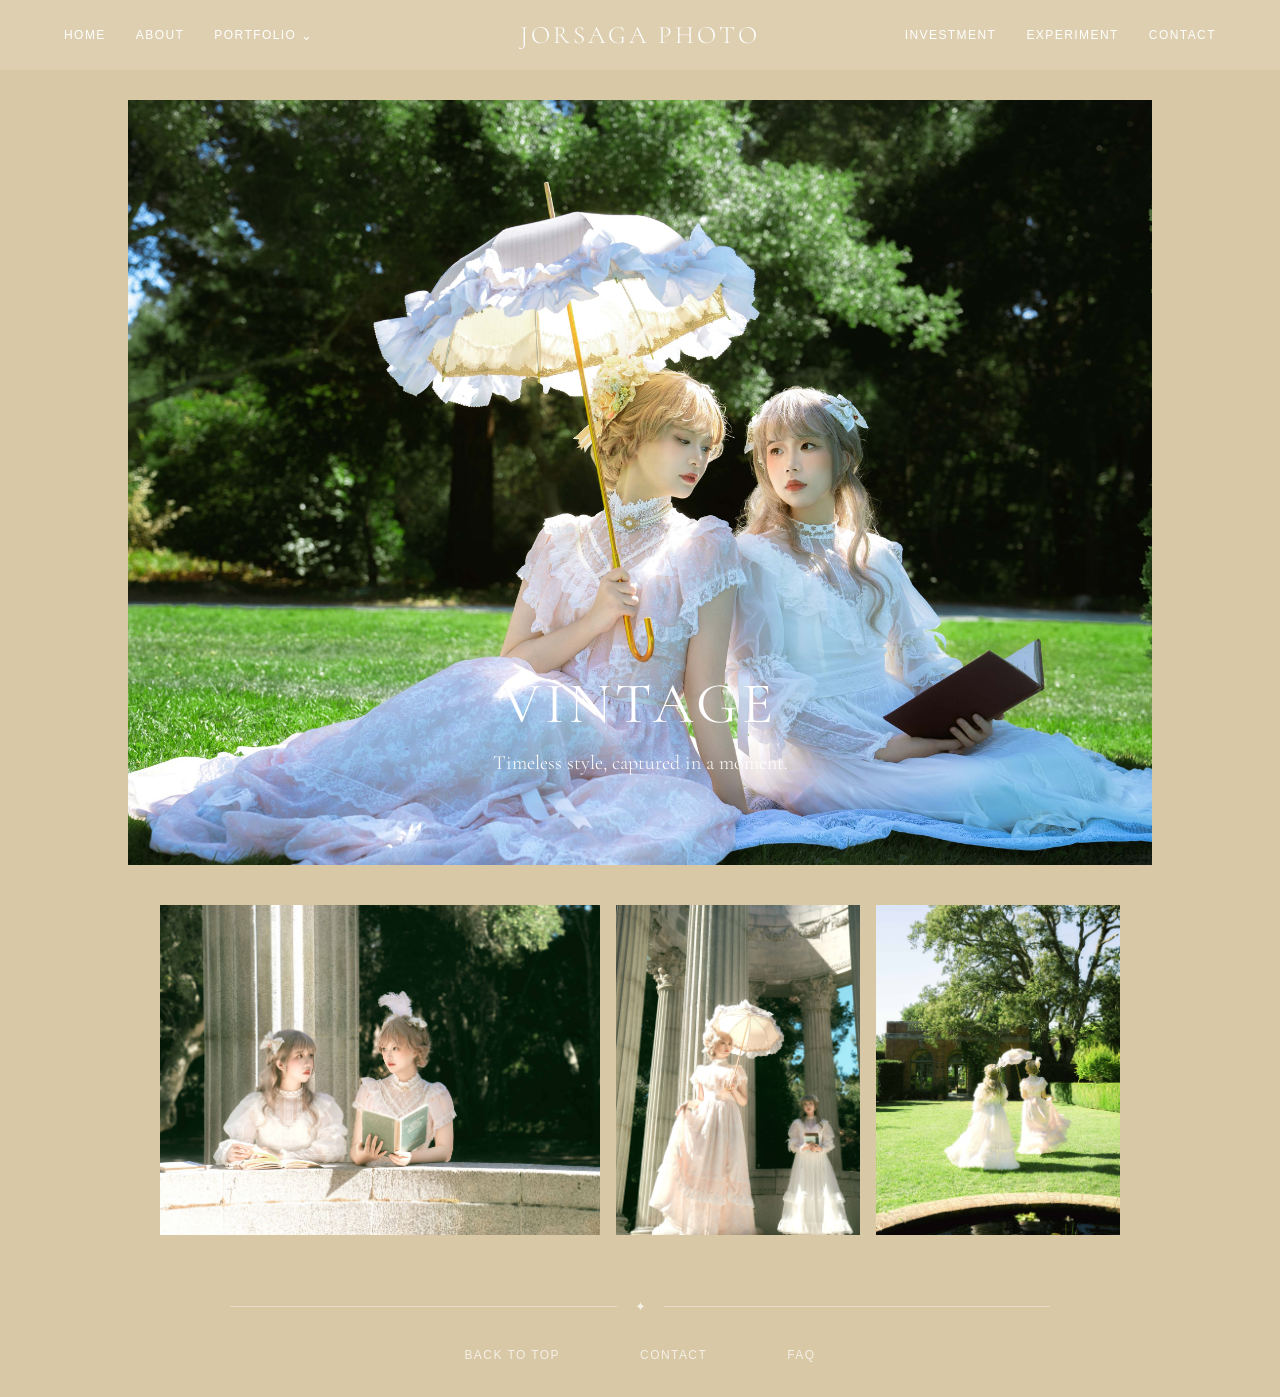
<file: vintage.html>
<!DOCTYPE html>
<html lang="en">

<head>
  <meta charset="UTF-8">
  <meta name="viewport" content="width=device-width, initial-scale=1.0">

  <title>JORSAGA PHOTO</title>

  <link rel="preconnect" href="https://fonts.googleapis.com">
  <link rel="preconnect" href="https://fonts.gstatic.com" crossorigin>

  <link href="https://fonts.googleapis.com/css2?family=Cormorant+Garamond:wght@300;400;500;600&display=swap"
    rel="stylesheet">

  <link rel="stylesheet" href="style.css">
</head>

<body class="vintage-page" id="top">

  <!-- Responsive Navigation -->
  <header class="nav vintage-nav">

    <a class="logo" href="index.html">JORSAGA PHOTO</a>

    <button class="menu-toggle" type="button" aria-label="Open navigation menu" aria-expanded="false"
      aria-controls="mobile-navigation">
      ☰
    </button>

    <div class="mobile-navigation" id="mobile-navigation">

      <nav class="nav-left">
        <a href="index.html">Home</a>
        <a href="about.html">About</a>

        <div class="nav-dropdown">
          <a href="/Final/portfolio.html" class="nav-dropdown-link">
            Portfolio <span class="dropdown-arrow">⌄</span>
          </a>

          <div class="dropdown-menu">
            <a href="cosplay.html">Cosplay</a>
            <a href="chinese-culture.html">Chinese Culture</a>
            <a href="portrait.html">Portrait</a>
            <a href="vintage.html">Vintage</a>
          </div>
        </div>
      </nav>

      <nav class="nav-right">
        <a href="investment.html">Investment</a>
        <a href="experiment.html">Experiment</a>
        <a href="contact.html">Contact</a>
      </nav>

    </div>
  </header>

  <!-- Vintage Cover -->
  <section class="vintage-hero">
    <div class="vintage-hero-image">
      <div class="vintage-hero-content">
        <h1>VINTAGE</h1>
        <p>Timeless style, captured in a moment.</p>
      </div>
    </div>
  </section>

  <!-- Vintage Gallery -->
  <section class="vintage-gallery">

    <div class="vintage-gallery-item vintage-landscape">
      <img src="images/vintage-6.jpg" alt="Vintage fashion photography">
    </div>

    <div class="vintage-gallery-item vintage-portrait">
      <img src="images/vintage-3.jpg" alt="Vintage portrait photography">
    </div>

    <div class="vintage-gallery-item vintage-portrait">
      <img src="images/vintage-5.jpg" alt="Vintage style portrait">
    </div>

  </section>

  <!-- Footer -->
  <footer>

    <div class="footer-decoration">
      <span>✦</span>
    </div>

    <div class="footer-links">
      <a href="#top">Back to Top</a>
      <a href="contact.html">Contact</a>
      <a href="#">FAQ</a>
    </div>

  </footer>

  <!-- Mobile Menu Script -->
  <script>
    const menuButton = document.querySelector(".menu-toggle");
    const navigation = document.querySelector(".nav");

    if (menuButton && navigation) {
      menuButton.addEventListener("click", function () {
        const isOpen = navigation.classList.toggle("menu-open");

        menuButton.setAttribute("aria-expanded", String(isOpen));
        menuButton.setAttribute(
          "aria-label",
          isOpen ? "Close navigation menu" : "Open navigation menu"
        );

        menuButton.textContent = isOpen ? "✕" : "☰";
      });
    }
  </script>

</body>

</html>
</file>
<file: style.css>
* {
  box-sizing: border-box;
  margin: 0;
  padding: 0;
}

header {
  color: white;
  padding: 20px;
  text-align: center;
}

header h1 {
  font-size: 24px;
  margin-bottom: 15px;
}

html {
  scroll-behavior: smooth;
}

body {
  margin: 0;
  background: #F4F0E8;
  color: #222222;
  font-family: Arial, sans-serif;
  font-weight: 300;
}

a {
  color: inherit;
  text-decoration: none;
}

.nav {
  position: absolute;
  top: 0;
  left: 0;
  z-index: 10;
  width: 100%;

  background: rgba(255, 255, 255, 0.12);

  display: grid;
  grid-template-columns: 1fr auto 1fr;
  align-items: center;
  padding: 20px 5%;
  color: white;
}

.nav-left {
  display: flex;
  gap: 30px;
  justify-content: flex-start;
}

.nav-right {
  display: flex;
  gap: 30px;
  justify-content: flex-end;
}

.logo {
  font-family: "Cormorant Garamond", serif;
  font-size: 25px;
  letter-spacing: .12em;
  text-align: center;
}

.nav nav {
  display: flex;
  gap: 30px;
  font-size: 12px;
  letter-spacing: .12em;
  text-transform: uppercase;
}

.nav nav a:hover {
  color: #3c2303
}

/* Portfolio dropdown menu */

.nav-dropdown {
  position: relative;
  display: inline-flex;
  align-items: center;
}

.nav-dropdown-link {
  display: inline-flex;
  align-items: center;
  gap: 5px;
}

.dropdown-arrow {
  font-size: 13px;
  transition: transform 0.25s ease;
}

.dropdown-menu {
  position: absolute;
  top: 100%;
  left: -14px;
  min-width: 190px;
  padding: 10px 0;
  margin-top: 12px;

  background: #F4F0E8;
  color: #454438;

  opacity: 0;
  visibility: hidden;
  transform: translateY(8px);
  transition: opacity 0.25s ease, transform 0.25s ease,
    visibility 0.25s ease;

  z-index: 100;
}

.dropdown-menu a {
  display: block;
  padding: 13px 18px;
  font-size: 12px;
  letter-spacing: 0.08em;
  white-space: nowrap;
  text-transform: none;
  color: #454438;
  transition: background 0.2s ease, padding-left 0.2s ease;
}

.dropdown-menu a:hover {
  background: #E5E0D3;
  padding-left: 24px;
  color: #454438;
}

/* Show menu on hover or keyboard focus */

.nav-dropdown:hover .dropdown-menu,
.nav-dropdown:focus-within .dropdown-menu {
  opacity: 1;
  visibility: visible;
  transform: translateY(0);
}

.nav-dropdown:hover .dropdown-arrow {
  transform: rotate(180deg);
}

/* Mobile-friendly dropdown interaction */

@media screen and (max-width: 767px) {
  .dropdown-menu {
    min-width: 155px;
  }

  .dropdown-menu a {
    padding: 12px;
    font-size: 11px;
  }
}

.hero {
  height: 700px;
  min-height: 94vh;

  position: relative;

  background-image: url("images/hero.jpg");
  background-size: cover;
  background-position: center;

  display: flex;
  justify-content: center;
  align-items: flex-end;

  padding: 8vw 5vw;
  padding-bottom: 10vh;

  color: #222222;
}

.hero-overlay {
  position: absolute;
  inset: 0;
  background: rgba(255, 255, 255, 0);
}

.hero-content {
  position: relative;
  z-index: 2;
  text-align: center;
}

.hero-content h1 {
  font-family: "Cormorant Garamond", serif;
  font-size: 72px;
  font-weight: 400;
  color: #222222;
  text-align: center;
  letter-spacing: 0.02em;
}

.about {
  display: flex;
  gap: 80px;
  padding: 120px 10%;
  align-items: center;
  background: #F4F0E8;
}

.self-image {
  width: 35%;
  aspect-ratio: 3 / 4;
  flex-shrink: 0;
  overflow: hidden;
}

.self-image img {
  width: 100%;
  height: 100%;
  object-fit: cover;
  display: block;
}

.introduction {
  flex: 1;
  max-width: 500px;
  padding: 0 20px;
}

.introduction h2 {
  font-family: "Cormorant Garamond", serif;
  font-size: 52px;
  font-weight: 400;
  letter-spacing: 0.02em;
  margin-bottom: 25px;
  color: #222222;
}

.introduction p {
  font-family: Arial, sans-serif;
  font-size: 16px;
  line-height: 1.8;
  font-weight: 300;
  color: #333333;
  max-width: 420px;
}

.about-opening {
  font-family: "Cormorant Garamond", serif;
  font-size: 22px !important;
  line-height: 1.4 !important;
  font-weight: 400;
  margin-bottom: 20px;
  color: #222222 !important;
  white-space: nowrap;
}

.portfolio {
  display: grid;
  grid-template-columns: repeat(4, 340px);
  justify-content: center;
  gap: 30px;

  padding: 120px 5%;

  background: #BFBBA2;
}

.portfolio-item {
  position: relative;
  width: 340px;
}

.portfolio-text {
  position: absolute;
  top: -55px;
  left: 0;
  width: 100%;
  text-align: left;
  color: #F4F0E8;
  z-index: 5;
}

.portfolio-text h3 {
  font-family: "Cormorant Garamond", serif;
  font-size: 32px;
  font-weight: 400;
  margin-bottom: 8px;
}


.portfolio-card {
  width: 340px;
  aspect-ratio: 3 / 4;
  overflow: hidden;
}

.portfolio-card img {
  width: 100%;
  height: 100%;
  display: block;
  object-fit: cover;
  object-position: center;
}

.portfolio-card.cosplay {
  background-image: url("images/cosplay.jpg");
}

.portfolio-card.chinese-culture {
  background-image: url("images/chinese-culture.jpg");
}

.portfolio-card.portrait {
  background-image: url("images/portrait.jpg");
}

.portfolio-card.vintage {
  background-image: url("images/vintage.jpg");
}

.portfolio-overlay {
  position: absolute;
  inset: 0;
  background: transparent;
}

.portfolio-instruction {
  position: relative;
  left: 35%;
  transform: translateX(-35%);
  width: 100vw;
  margin: 28px 0 10px;
  text-align: center;
  white-space: nowrap;
  font-size: 13px;
  letter-spacing: 0.5px;
  color: #f1f1f1;
  font-weight: 400;
}

/* =========================
   Investment
========================= */

.investment {
  padding: 130px 8%;
  background: #E5E0D3;
}


/* Heading */

.investment-heading {
  text-align: center;
  max-width: 600px;
  margin: 0 auto 80px;
}

.investment-heading span {
  font-size: 11px;
  letter-spacing: 0.2em;
  color: #AAA88F;
}

.investment-heading h2 {
  font-family: "Cormorant Garamond", serif;
  font-size: 58px;
  font-weight: 400;
  margin: 15px 0 20px;
}

.investment-heading p {
  font-size: 15px;
  line-height: 1.8;
  color: #555;
}


/* Pricing */

.pricing-container {
  display: grid;
  grid-template-columns: repeat(3, 1fr);
  gap: 35px;
  max-width: 1200px;
  margin: 0 auto;
}


/* Card */

.pricing-card {
  padding: 45px 35px;
  border-top: 1px solid #AAA88F;
  border-bottom: 1px solid #AAA88F;
}


/* Title */

.pricing-title {
  display: flex;
  align-items: flex-start;
  gap: 15px;
  margin-bottom: 35px;
  min-height: 75px;
}

.pricing-title h3 {
  font-family: "Cormorant Garamond", serif;
  font-size: 34px;
  font-weight: 400;
}

.pricing-subtitle {
  height: 17px;
  margin-top: 5px;
}

.creative-subtitle {
  margin-top: 5px;
  font-size: 12px;
  letter-spacing: 0.08em;
  color: #AAA88F;
}

/* Price */

.price-row {
  display: flex;
  justify-content: space-between;
  align-items: center;

  padding: 18px 0;

  border-bottom: 1px solid rgba(170, 168, 143, 0.4);

  font-size: 16px;
}

.price-row span:last-child {
  font-family: "Cormorant Garamond", serif;
  font-size: 24px;
}


/* Included */

.pricing-card ul {
  margin: 30px 0 35px;
  padding-left: 18px;

  line-height: 2;

  font-size: 14px;
  color: #555;
}


/* Button */

.inquire-button {
  display: inline-block;

  padding: 12px 30px;

  border: 1px solid #AAA88F;

  font-size: 11px;
  letter-spacing: 0.15em;
  text-transform: uppercase;

  transition: 0.3s;
}

.inquire-button:hover {
  background: #AAA88F;
  color: #F4F0E8;
}

/* Parallax Image */

.parallax-section {
  position: relative;
  height: 500px;
  overflow: hidden;
}

.parallax-image {
  position: absolute;
  top: -15%;
  left: 0;
  width: 100%;
  height: 130%;

  background-image: url("images/parallax.jpg");
  background-size: cover;
  background-position: center;

  transform: translateY(0);
  will-change: transform;
}

footer {
  background: #BFBBA2;

  padding: 25px 10% 35px;

  color: #F4F0E8;
}


/* Decorative line */

.footer-decoration {
  display: flex;
  align-items: center;

  width: 80%;
  margin: 0 auto 35px;

  color: #F4F0E8;
}

.footer-decoration::before,
.footer-decoration::after {
  content: "";

  height: 1px;

  background: #F4F0E8;

  opacity: 0.55;

  flex: 1;
}

.footer-decoration span {
  margin: 0 18px;

  font-size: 13px;

  line-height: 1;
}


/* Footer links */

.footer-links {
  display: flex;

  justify-content: center;

  gap: 80px;
}

.footer-links a {
  color: #F4F0E8;

  font-size: 12px;

  letter-spacing: 0.12em;

  text-transform: uppercase;
}


/* Slideshow */
.slideshow {
  position: relative;
  width: 340px;
  aspect-ratio: 3 / 4;
  overflow: hidden;
}

.slideshow img {
  width: 100%;
  height: 100%;
  display: block;
  object-fit: cover;
}

/* Keep slideshow images layered in the same frame */
.slideshow .cycle-slide {
  width: 100%;
  height: 100%;
}

/* Investment page: three-column layout */

.investment-page {
  padding: 130px 6% 80px;
  background: #F4F0E8;
  color: #454438;
}

.investment-intro {
  max-width: 650px;
  margin: 0 auto 70px;
  text-align: center;
}

.investment-intro h1 {
  font-family: "Cormorant Garamond", serif;
  font-size: 58px;
  font-weight: 400;
  margin: 15px 0 20px;
}

.investment-intro p {
  font-size: 15px;
  line-height: 1.8;
  color: #555;
}

/* Three columns on desktop */

.investment-page>.service-section {
  display: grid;
  grid-template-columns: repeat(3, minmax(0, 1fr));
  gap: 28px;
  max-width: 1200px;
  margin: 0 auto 90px;
  align-items: start;
}

/* Image */

.investment-page .service-image {
  width: 100%;
  aspect-ratio: 3 / 4;
  overflow: hidden;
  margin-bottom: 24px;
}

.investment-page .service-image img {
  display: block;
  width: 100%;
  height: 100%;
  object-fit: cover;
}

/* Package details */

.investment-page .service-details {
  width: 100%;
  max-width: none;
}

.investment-page .service-details h2 {
  font-family: "Cormorant Garamond", serif;
  font-size: 36px;
  font-weight: 400;
  margin: 12px 0;
}

.investment-page .service-number,
.investment-page .included-label {
  font-size: 10px;
  letter-spacing: 2px;
}

.investment-page .service-description {
  font-size: 14px;
  line-height: 1.8;
  margin: 16px 0 22px;
}

.investment-page .service-price {
  display: grid;
  grid-template-columns: 1fr 1fr;
  gap: 12px;
  padding: 18px 0;
  border-top: 1px solid #C8C4B5;
  border-bottom: 1px solid #C8C4B5;
}

.investment-page .service-price div {
  display: flex;
  flex-direction: column;
  gap: 8px;
}

.investment-page .service-price strong {
  font-family: "Cormorant Garamond", serif;
  font-size: 25px;
  font-weight: 400;
}

.investment-page .service-list {
  list-style: none;
  padding: 0;
  margin: 20px 0 28px;
}

.investment-page .service-list li {
  padding: 9px 0;
  border-bottom: 1px solid rgba(120, 116, 98, 0.2);
  font-size: 13px;
}

.investment-page .inquire-link {
  display: inline-block;
  font-size: 10px;
  letter-spacing: 1px;
  padding-bottom: 6px;
  border-bottom: 1px solid #AAA88F;
}

/* Booking notes */

.investment-page .booking-notes {
  max-width: 850px;
  margin: 0 auto;
  padding-top: 45px;
  border-top: 1px solid #C8C4B5;
}

.investment-page .booking-notes h2 {
  font-family: "Cormorant Garamond", serif;
  font-size: 42px;
  font-weight: 400;
  margin: 18px 0 35px;
}

.investment-page .note-row {
  display: grid;
  grid-template-columns: 0.8fr 1.2fr;
  gap: 25px;
  padding: 22px 0;
  border-top: 1px solid #D5D0C2;
}

.investment-page .note-row p {
  font-size: 14px;
  line-height: 1.8;
}

/* Tablet */

@media screen and (min-width: 768px) and (max-width: 1024px) {
  .investment-page {
    padding-left: 4%;
    padding-right: 4%;
  }

  .investment-page>.service-section {
    gap: 18px;
  }

  .investment-page .service-details h2 {
    font-size: 30px;
  }
}

/* Mobile */

@media screen and (max-width: 767px) {
  .investment-page {
    padding: 100px 7% 50px;
  }

  .investment-intro h1 {
    font-size: 46px;
  }

  .investment-page>.service-section {
    grid-template-columns: 1fr;
    gap: 25px;
    margin-bottom: 65px;
  }

  .investment-page .note-row {
    grid-template-columns: 1fr;
    gap: 10px;
  }
}

/* Background for the standalone About page */

body:has(.about-page) {
  background-color: #BFBBA2;
}

.about-page {
  background-color: #BFBBA2;
}

/* Black navigation text on Portfolio page */
.portfolio-nav,
.portfolio-nav nav a,
.portfolio-nav .logo {
  color: #000000;
}

/* Hover color */
.portfolio-nav nav a:hover {
  color: #777363;
}

/* Cosplay page navigation */
.cosplay-nav,
.cosplay-nav nav a,
.cosplay-nav .logo {
  color: #ffff;
}

.cosplay-nav nav a:hover {
  color: #777363;
}

/* Portfolio page heading */

.portfolio-page {
  width: 100%;
  padding-top: 140px;
}

.portfolio-heading {
  width: 100%;
  text-align: center;
  margin: 0 auto 35px;
}

.portfolio-heading h1 {
  font-family: "Cormorant Garamond", serif;
  font-size: 42px;
  font-weight: 400;
  letter-spacing: 0.18em;
  text-align: center;
  margin: 0 0 12px;
}

.portfolio-heading p {
  font-family: "Cormorant Garamond", serif;
  font-size: 18px;
  font-weight: 300;
  text-align: center;
  margin: 0;
}

/* ===== Portfolio Cover Flow Carousel ===== */

.photo-carousel {
  position: relative;
  width: 100%;
  max-width: 1100px;
  height: 540px;
  margin: 0 auto 60px;
  display: flex;
  align-items: center;
  justify-content: center;
  overflow: hidden;
  background: #F4F0E8;
}

.carousel-track {
  position: relative;
  width: 100%;
  height: 100%;
  perspective: 1200px;
}

.carousel-photo {
  position: absolute;
  top: 50%;
  left: 50%;

  width: 34%;
  max-width: 400px;
  aspect-ratio: 3 / 4;
  height: auto;
  max-height: 90%;

  object-fit: cover;
  object-position: center;

  opacity: 0;
  filter: brightness(0.4);
  transform: translate(-50%, -50%) scale(0.55);
  z-index: 0;

  transition:
    transform 0.65s ease,
    opacity 0.65s ease,
    filter 0.65s ease;

  pointer-events: none;
}

/* Center image */
.carousel-photo.center {
  opacity: 1;
  filter: brightness(1);
  transform: translate(-50%, -50%) scale(1);
  z-index: 5;
  pointer-events: auto;
  box-shadow: 0 18px 40px rgba(45, 38, 25, 0.18);
}

/* Image immediately to the left */
.carousel-photo.left {
  opacity: 0.7;
  filter: brightness(0.65);
  transform: translate(-135%, -50%) scale(0.76) rotateY(10deg);
  z-index: 3;
}

/* Image immediately to the right */
.carousel-photo.right {
  opacity: 0.7;
  filter: brightness(0.65);
  transform: translate(35%, -50%) scale(0.76) rotateY(-10deg);
  z-index: 3;
}

/* Far-left image */
.carousel-photo.far-left {
  opacity: 0.35;
  filter: brightness(0.4);
  transform: translate(-205%, -50%) scale(0.58) rotateY(16deg);
  z-index: 1;
}

/* Far-right image */
.carousel-photo.far-right {
  opacity: 0.35;
  filter: brightness(0.4);
  transform: translate(105%, -50%) scale(0.58) rotateY(-16deg);
  z-index: 1;
}

/* Arrow buttons */
.carousel-arrow {
  position: absolute;
  top: 50%;
  transform: translateY(-50%);
  z-index: 10;

  width: 44px;
  height: 44px;
  border: 1px solid rgba(50, 45, 35, 0.35);
  border-radius: 50%;

  background: rgba(244, 240, 232, 0.85);
  color: #222222;
  font-size: 24px;
  line-height: 1;

  cursor: pointer;
  transition: background 0.25s ease, color 0.25s ease;
}

.carousel-arrow:hover {
  background: #AAA88F;
  color: white;
}

.carousel-arrow.prev {
  left: 12px;
}

.carousel-arrow.next {
  right: 12px;
}

/* Mobile layout */
@media (max-width: 767px) {
  .photo-carousel {
    height: 420px;
  }

  .carousel-photo {
    width: 52%;
    max-height: 82%;
  }

  /* Image immediately to the left */
  .carousel-photo.left {
    opacity: 0.7;
    filter: brightness(0.65);
    transform: translate(-109%, -50%) scale(0.76) rotateY(10deg);
    z-index: 3;
  }

  /* Image immediately to the right */
  .carousel-photo.right {
    opacity: 0.7;
    filter: brightness(0.65);
    transform: translate(9%, -50%) scale(0.76) rotateY(-10deg);
    z-index: 3;
  }

  /* Far-left image */
  .carousel-photo.far-left {
    opacity: 0.35;
    filter: brightness(0.4);
    transform: translate(-162%, -50%) scale(0.58) rotateY(16deg);
    z-index: 1;
  }

  /* Far-right image */
  .carousel-photo.far-right {
    opacity: 0.35;
    filter: brightness(0.4);
    transform: translate(62%, -50%) scale(0.58) rotateY(-16deg);
    z-index: 1;
  }

  .carousel-arrow {
    width: 36px;
    height: 36px;
    font-size: 20px;
  }

  .carousel-arrow.prev {
    left: 5px;
  }

  .carousel-arrow.next {
    right: 5px;
  }
}

@media (prefers-reduced-motion: reduce) {

  .carousel-photo,
  .carousel-arrow {
    transition: none;
  }
}

/* Cosplay cover */
.hero.cosplay-hero {
  width: 100%;
  height: 100vh;
  min-height: 650px;

  position: relative;
  background-image: url("images/cosplay-cover.jpg");
  background-size: cover;
  background-position: center;
  background-repeat: no-repeat;

  display: flex;
  justify-content: center;
  align-items: flex-end;

  padding: 8vw 5vw;
  padding-bottom: 12vh;
}

.cosplay-page {
  padding-top: 110px;
  background: #F4F0E8;
}

.cosplay-heading {
  text-align: center;
  margin-bottom: 35px;
}

.cosplay-heading h1 {
  font-family: "Cormorant Garamond", serif;
  font-size: 42px;
  font-weight: 400;
  letter-spacing: 0.18em;
  margin-bottom: 10px;
}

.cosplay-heading p {
  font-family: "Cormorant Garamond", serif;
  font-size: 18px;
}

@media (max-width: 767px) {
  .hero.cosplay-hero {
    height: 75vh;
    min-height: 500px;
    padding-bottom: 8vh;
  }
}

/* Cosplay page: dropdown text color */
.cosplay-nav .dropdown-menu {
  background: #F4F0E8;
  color: #454438;
}

.cosplay-nav .dropdown-menu a {
  color: #454438;
}

.cosplay-nav .dropdown-menu a:hover {
  background: #E5E0D3;
  color: #454438;
}


/* Cosplay slideshow */
.cosplay-slideshow {
  width: 100%;
  height: calc(100vh - 220px);
  min-height: 280px;
  max-height: 650px;
  margin: 0 auto 40px;
  padding: 0 20px;

  display: flex;
  justify-content: center;
  align-items: center;
}

.slide-stage {
  height: 100%;
  width: 100%;
  overflow: hidden;

  display: flex;
  justify-content: center;
  align-items: center;
}

.slide-stage img {
  display: block;
  max-width: 100%;
  max-height: 100%;
  width: auto;
  height: auto;
  object-fit: contain;
  opacity: 1;
  transition: opacity 0.5s ease;
}

@media (max-width: 767px) {
  .cosplay-slideshow {
    height: 55vh;
    min-height: 250px;
    padding: 0 10px;
  }
}

/* Chinese Culture cover */
.culture-hero {
  width: 100%;
  padding: 0 10%;
  padding-top: 100px;
  background: #d8c8a5;
}

.chinese-culture-page {
  background-color: #D8C8A5;
}

.culture-hero-image {
  width: 100%;
  height: 85vh;
  min-height: 600px;
  position: relative;

  background-image: url("images/culture-hero.jpg");
  background-size: cover;
  background-position: center;
  background-repeat: no-repeat;

  display: flex;
  justify-content: center;
  align-items: flex-end;

  padding: 0 30px 10vh;
}

.culture-hero-content {
  text-align: center;
  position: relative;
  z-index: 2;
}

.culture-hero-content h1 {
  font-family: "Cormorant Garamond", serif;
  font-size: clamp(32px, 4.5vw, 64px);
  font-weight: 400;
  letter-spacing: 0.08em;
  color: white;
  margin-bottom: 12px;
}

.culture-hero-content p {
  font-family: "Cormorant Garamond", serif;
  font-size: 20px;
  color: white;
}

/* Chinese Culture navigation */
.culture-nav,
.culture-nav nav a,
.culture-nav .logo {
  color: #222222;
}

.culture-nav nav a:hover {
  color: #777363;
}

/* Dropdown remains readable */
.culture-nav .dropdown-menu {
  background: #F4F0E8;
}

.culture-nav .dropdown-menu a {
  color: #454438;
}

.culture-nav .dropdown-menu a:hover {
  background: #E5E0D3;
  color: #454438;
}

/* Mobile */
@media (max-width: 767px) {
  .culture-hero {
    padding: 80px 4% 0;
  }

  .culture-hero-image {
    height: 65vh;
    min-height: 400px;
    padding: 0 15px 7vh;
  }

  .culture-hero-content h1 {
    font-size: 32px;
    letter-spacing: 0.05em;
  }

  .culture-hero-content p {
    font-size: 16px;
  }
}

/* Chinese Culture two-photo gallery */
.chinese-culture-page .culture-gallery {
  display: grid;
  grid-template-columns: repeat(2, minmax(0, 1fr));
  gap: 30px;

  max-width: 900px;
  margin: 0 auto;
  padding: 60px 30px;

  background-color: #D8C8A5;
}

.chinese-culture-page .culture-gallery-item {
  width: 100%;
  aspect-ratio: 3 / 4;
  overflow: hidden;
}

.chinese-culture-page .culture-gallery-item img {
  display: block;
  width: 100%;
  height: 100%;
  object-fit: cover;
  object-position: center;
}

/* Mobile */
@media (max-width: 767px) {
  .chinese-culture-page .culture-gallery {
    grid-template-columns: 1fr;
    max-width: 500px;
    padding: 35px 25px;
    gap: 24px;
  }
}

/* Chinese Culture footer */
.chinese-culture-page footer {
  background-color: #D8C8A5;
}

/* Portrait page cover */
.portrait-hero {
  background-image: url("images/portrait-cover.jpg");
  background-size: cover;
  background-position: center;
  background-repeat: no-repeat;
}

/* Portrait Gallery */
.portrait-gallery {
  display: grid;
  grid-template-columns: repeat(2, minmax(0, 1fr));
  gap: 30px;

  max-width: 800px;
  margin: 0 auto;
  padding: 60px 30px;

  background-color: #F4F0E8;
}

.portrait-gallery-item {
  width: 100%;
  aspect-ratio: 3 / 4;
  overflow: hidden;
}

.portrait-gallery-item img {
  display: block;
  width: 100%;
  height: 100%;
  object-fit: cover;
  object-position: center;
}

/* Mobile */
@media (max-width: 767px) {
  .portrait-gallery {
    grid-template-columns: 1fr;
    max-width: 500px;
    padding: 35px 25px;
    gap: 24px;
  }
}

/* Vintage cover */
.vintage-page {
  background-color: #D8C8A5;
}

.vintage-hero {
  width: 100%;
  padding: 100px 10% 0;
  background: #D8C8A5;
}

.vintage-hero-image {
  width: 100%;
  height: 85vh;
  min-height: 600px;
  position: relative;

  background-image: url("images/vintage-hero.jpg");
  background-size: cover;
  background-position: center;
  background-repeat: no-repeat;

  display: flex;
  justify-content: center;
  align-items: flex-end;

  padding: 0 30px 10vh;
}

.vintage-hero-content {
  text-align: center;
  position: relative;
  z-index: 2;
}

.vintage-hero-content h1 {
  font-family: "Cormorant Garamond", serif;
  font-size: clamp(32px, 4.5vw, 64px);
  font-weight: 400;
  letter-spacing: 0.08em;
  color: white;
  margin-bottom: 12px;
}

.vintage-hero-content p {
  font-family: "Cormorant Garamond", serif;
  font-size: 20px;
  color: white;
}

/* Vintage footer */
.vintage-page footer {
  background-color: #D8C8A5;
}

/* Mobile */
@media (max-width: 767px) {
  .vintage-hero {
    padding: 80px 4% 0;
  }

  .vintage-hero-image {
    height: 65vh;
    min-height: 400px;
    padding: 0 15px 7vh;
  }

  .vintage-hero-content h1 {
    font-size: 32px;
    letter-spacing: 0.05em;
  }

  .vintage-hero-content p {
    font-size: 16px;
  }
}

/* Vintage Gallery */
.vintage-page .vintage-gallery {
  display: grid;
  grid-template-columns: 1.4fr 1fr 1fr;
  grid-template-rows: auto;
  gap: 24px;
  max-width: 1100px;
  margin: 0 auto;
  padding: 60px 30px;
  background-color: #D8C8A5;
}


/* Vintage Gallery */
.vintage-page .vintage-gallery {
  display: grid;
  grid-template-columns: 1.8fr 1fr 1fr;
  gap: 16px;

  width: 100%;
  max-width: 1000px;
  margin: 0 auto;
  padding: 40px 20px;

  box-sizing: border-box;
  background-color: #D8C8A5;
}

.vintage-page .vintage-gallery-item {
  width: 100%;
  min-width: 0;
  height: 100%;
  overflow: hidden;
}

.vintage-page .vintage-landscape {
  aspect-ratio: 4 / 3;
}

.vintage-page .vintage-portrait {
  aspect-ratio: 3 / 4;
}

.vintage-page .vintage-gallery-item img {
  display: block;
  width: 100%;
  max-width: 100%;
  height: 100%;
  object-fit: cover;
}

/* Mobile */
@media (max-width: 767px) {
  .vintage-page .vintage-gallery {
    grid-template-columns: 1fr;
    gap: 20px;
    padding: 30px 20px;
  }

  .vintage-page .vintage-landscape {
    aspect-ratio: 4 / 3;
  }
}


/* Investment page: black navigation and footer text */
body:has(.investment) .nav,
body:has(.investment) .nav a,
body:has(.investment) .nav .logo,
body:has(.investment) footer,
body:has(.investment) footer a {
  color: #000000;
}

/* Keep dropdown text readable */
body:has(.investment) .dropdown-menu,
body:has(.investment) .dropdown-menu a {
  color: #000000;
}

/* Hamburger button */
body:has(.investment) .menu-toggle {
  color: #000000;
}


/* Investment page footer: transparent background, black text */
body:has(.investment) footer {
  background: transparent !important;
  color: #000000 !important;
}

body:has(.investment) footer a,
body:has(.investment) footer .footer-decoration,
body:has(.investment) footer .footer-decoration span {
  color: #000000 !important;
}

body:has(.investment) footer .footer-links a {
  background: transparent !important;
}

/* Investment page: force black navigation text on tablet and mobile */
@media screen and (max-width: 1024px) {

  body:has(.investment) header.investment-nav .mobile-navigation,
  body:has(.investment) header.investment-nav .mobile-navigation nav,
  body:has(.investment) header.investment-nav .mobile-navigation a,
  body:has(.investment) header.investment-nav .mobile-navigation .nav-dropdown-link,
  body:has(.investment) header.investment-nav .menu-toggle {
    color: #000000 !important;
  }

  /* Keep the dropdown menu text black too */
  body:has(.investment) header.investment-nav .dropdown-menu,
  body:has(.investment) header.investment-nav .dropdown-menu a {
    color: #000000 !important;
  }
}


/* =========================
   Contact Page
========================= */

.contact-page {
  background-color: #F4F0E8;
}

/* Contact cover background */
.contact-page .contact-hero {
  width: 100%;
  min-height: 100vh;
  padding: 120px 24px 60px;

  display: flex;
  justify-content: center;
  align-items: center;

  background-image:
    linear-gradient(rgba(30, 27, 22, 0.22),
      rgba(30, 27, 22, 0.22)),
    url("images/contact-cover.jpg");

  background-size: cover;
  background-position: center;
  background-repeat: no-repeat;

  box-sizing: border-box;
}

/* Center contact card */
.contact-page .contact-card {
  width: 100%;
  max-width: 560px;
  padding: 55px 50px;

  background: rgba(244, 240, 232, 0.91);
  border: 1px solid rgba(255, 255, 255, 0.65);
  box-sizing: border-box;

  text-align: center;
  color: #353229;
}

/* Small heading */
.contact-page .contact-eyebrow {
  font-family: "Cormorant Garamond", serif;
  font-size: 13px;
  letter-spacing: 0.18em;
  margin-bottom: 18px;
  color: #82765F;
}

/* Main title */
.contact-page .contact-card h1 {
  font-family: "Cormorant Garamond", serif;
  font-size: clamp(38px, 5vw, 56px);
  font-weight: 400;
  letter-spacing: 0.04em;
  margin-bottom: 18px;
}

/* Decorative divider */
.contact-page .contact-divider {
  display: flex;
  align-items: center;
  justify-content: center;
  gap: 15px;
  margin: 0 auto 22px;
  color: #9B8A68;
}

.contact-page .contact-divider::before,
.contact-page .contact-divider::after {
  content: "";
  width: 55px;
  height: 1px;
  background-color: #B8AA8E;
}

/* Description */
.contact-page .contact-description {
  max-width: 350px;
  margin: 0 auto 32px;

  font-family: "Cormorant Garamond", serif;
  font-size: 19px;
  line-height: 1.7;
  color: #625C4F;
}

/* Contact information */
.contact-page .contact-details {
  display: flex;
  flex-direction: column;
  gap: 23px;
}

.contact-page .contact-item {
  display: flex;
  flex-direction: column;
  gap: 7px;
}

.contact-page .contact-label {
  font-family: "Cormorant Garamond", serif;
  font-size: 12px;
  letter-spacing: 0.18em;
  color: #8B7A5D;
}

.contact-page .contact-item a {
  font-family: "Cormorant Garamond", serif;
  font-size: 19px;
  color: #353229;
  text-decoration: none;
  overflow-wrap: anywhere;
}

.contact-page .contact-item a:hover {
  color: #95805C;
}

/* Bottom text */
.contact-page .contact-note {
  margin-top: 35px;
  padding-top: 20px;
  border-top: 1px solid #D8CEBC;

  font-family: "Cormorant Garamond", serif;
  font-size: 14px;
  letter-spacing: 0.04em;
  line-height: 1.8;
  color: #77705F;
}

/* Footer */
.contact-page footer {
  background-color: #F4F0E8;
}

/* Mobile */
@media (max-width: 767px) {
  .contact-page .contact-hero {
    min-height: 100vh;
    padding: 100px 18px 40px;
  }

  .contact-page .contact-card {
    max-width: 460px;
    padding: 40px 24px;
  }

  .contact-page .contact-eyebrow {
    font-size: 11px;
    letter-spacing: 0.12em;
  }

  .contact-page .contact-description {
    font-size: 17px;
  }

  .contact-page .contact-item a {
    font-size: 17px;
  }
}

/* Contact Page Footer */
.contact-page footer {
  background-color: #D8C8A5;
  color: #3A3329;
  padding: 30px 20px;
  text-align: center;
  position: relative;
  z-index: 1;
}

.contact-page .footer-links a {
  color: #3A3329;
}

.contact-page .footer-decoration {
  color: #3A3329;
}


/* ========================================
   EXPERIMENT PAGE
   Vintage Editorial / Self-Portrait
======================================== */

.experiment-page {
  background-color: #F4F0E8;
  color: #30291F;
  font-family: 'Cormorant Garamond', serif;
}

.experiment-page main {
  width: 100%;
}

/* Editorial Introduction */

.experiment-page .experiment-intro {
  padding: 155px 24px 85px;
  text-align: center;
  background-color: #D8C8A5;
}

.experiment-page .experiment-kicker {
  font-size: 11px;
  letter-spacing: 4px;
  margin-bottom: 22px;
  color: #685944;
}

.experiment-page .experiment-intro h1 {
  font-size: clamp(48px, 7vw, 92px);
  font-weight: 400;
  line-height: 1;
  letter-spacing: -1.5px;
  margin-bottom: 20px;
}

.experiment-page .experiment-subtitle {
  font-size: clamp(17px, 2vw, 22px);
  font-style: italic;
  color: #685944;
}

.experiment-page .experiment-ornament {
  display: flex;
  align-items: center;
  justify-content: center;
  gap: 18px;
  margin: 32px auto;
}

.experiment-page .experiment-ornament span:not(.experiment-star) {
  width: 65px;
  height: 1px;
  background-color: #9B896C;
}

.experiment-page .experiment-star {
  font-size: 18px;
  color: #78654B;
}

.experiment-page .experiment-description {
  max-width: 540px;
  margin: 0 auto;
  font-size: 18px;
  line-height: 1.8;
  color: #504535;
}

.experiment-page .experiment-edition {
  margin-top: 30px;
  font-family: Arial, sans-serif;
  font-size: 9px;
  letter-spacing: 2px;
  color: #78654B;
}


/* Featured Self-Portrait */

.experiment-page .experiment-feature {
  max-width: 1160px;
  margin: 0 auto;
  padding: 100px 40px;
  display: grid;
  grid-template-columns: 1.35fr 0.8fr;
  align-items: center;
  gap: 75px;
}

.experiment-page .experiment-feature-image {
  position: relative;
  min-width: 0;
}

.experiment-page .experiment-feature-image img {
  display: block;
  width: 100%;
  height: 570px;
  object-fit: cover;
}

.experiment-page .experiment-image-number {
  position: absolute;
  bottom: 14px;
  left: 14px;
  padding: 8px 11px;
  background-color: rgba(244, 240, 232, 0.9);
  color: #30291F;
  font-family: Arial, sans-serif;
  font-size: 9px;
  letter-spacing: 1.5px;
}

.experiment-page .experiment-feature-text {
  border-top: 1px solid #B7A587;
  padding-top: 25px;
}

.experiment-page .experiment-section-label {
  font-family: Arial, sans-serif;
  font-size: 10px;
  letter-spacing: 2.5px;
  color: #8A7658;
  margin-bottom: 20px;
}

.experiment-page .experiment-feature-text h2,
.experiment-page .experiment-ending-heading h2 {
  font-size: clamp(35px, 4vw, 52px);
  font-weight: 400;
  line-height: 1.1;
  margin-bottom: 25px;
}

.experiment-page .experiment-feature-text>p:not(.experiment-section-label):not(.experiment-side-note) {
  font-size: 19px;
  line-height: 1.85;
  color: #625746;
}

.experiment-page .experiment-side-note {
  border-left: 1px solid #B7A587;
  padding-left: 17px;
  margin-top: 30px;
  font-size: 16px;
  font-style: italic;
  color: #8A7658;
  line-height: 1.7;
}


/* Two Editorial Portraits */

.experiment-page .experiment-pair {
  max-width: 1000px;
  margin: 0 auto;
  padding: 30px 40px 110px;
  display: grid;
  grid-template-columns: 1fr 1fr;
  gap: 70px;
  align-items: start;
}

.experiment-page .experiment-pair-right {
  margin-top: 100px;
}

.experiment-page .experiment-pair-item {
  min-width: 0;
  padding-bottom: 25px;
  border-bottom: 1px solid #D8CDBA;
}

.experiment-page .experiment-pair-image {
  overflow: hidden;
  background-color: #E4DCCB;
}

.experiment-page .experiment-pair-image img {
  display: block;
  width: 100%;
  aspect-ratio: 3 / 4;
  object-fit: cover;
  transition: transform 0.6s ease;
}

.experiment-page .experiment-pair-item:hover .experiment-pair-image img {
  transform: scale(1.035);
}

.experiment-page .experiment-photo-index {
  margin-top: 20px;
  font-family: Arial, sans-serif;
  font-size: 9px;
  letter-spacing: 2px;
  color: #8A7658;
}

.experiment-page .experiment-pair-item h3 {
  margin-top: 10px;
  margin-bottom: 10px;
  font-size: 32px;
  font-weight: 400;
}

.experiment-page .experiment-caption {
  max-width: 350px;
  font-size: 17px;
  line-height: 1.8;
  color: #6E6250;
}


/* Editorial Quote */

.experiment-page .experiment-quote {
  padding: 75px 24px 80px;
  text-align: center;
  background-color: #E8E0D1;
}

.experiment-page .experiment-quote-mark {
  display: block;
  font-size: 68px;
  line-height: 0.8;
  color: #9B896C;
}

.experiment-page .experiment-quote>p {
  max-width: 720px;
  margin: 20px auto;
  font-size: clamp(29px, 4vw, 46px);
  line-height: 1.35;
  font-style: italic;
  color: #493E30;
}

.experiment-page .experiment-quote-credit {
  font-family: Arial, sans-serif;
  font-size: 9px;
  letter-spacing: 2.5px;
  color: #8A7658;
}


/* Closing Statement */

.experiment-page .experiment-ending {
  max-width: 900px;
  margin: 0 auto;
  padding: 100px 40px 105px;
  text-align: center;
  border-top: 1px solid #D8CDBA;
}

.experiment-page .experiment-ending-heading {
  margin-bottom: 20px;
}

.experiment-page .experiment-ending-heading .experiment-section-label {
  margin-bottom: 15px;
}

.experiment-page .experiment-ending-heading h2 {
  margin-bottom: 15px;
}

.experiment-page .experiment-ending-caption {
  max-width: 560px;
  margin: 0 auto;
  font-size: 19px;
  font-style: italic;
  line-height: 1.8;
  color: #6E6250;
}


/* Experiment Footer */

.experiment-page .experiment-footer {
  background-color: #D8C8A5;
  color: #493E30;
  padding: 35px 20px 25px;
  text-align: center;
}

.experiment-page .experiment-footer .footer-decoration {
  margin-bottom: 18px;
  color: #78654B;
}

.experiment-page .experiment-footer .footer-links {
  display: flex;
  justify-content: center;
  flex-wrap: wrap;
  gap: 35px;
}

.experiment-page .experiment-footer .footer-links a {
  color: #493E30;
  font-size: 15px;
  text-decoration: none;
}

.experiment-page .experiment-footer .footer-links a:hover {
  opacity: 0.65;
}

.experiment-page .experiment-copyright {
  margin-top: 25px;
  font-family: Arial, sans-serif;
  font-size: 9px;
  letter-spacing: 1.5px;
  color: #78654B;
}


/* Tablet */

@media (max-width: 900px) {
  .experiment-page .experiment-feature {
    grid-template-columns: 1.1fr 0.9fr;
    gap: 35px;
    padding: 75px 25px;
  }

  .experiment-page .experiment-feature-image img {
    height: 450px;
  }

  .experiment-page .experiment-pair {
    gap: 35px;
    padding-left: 25px;
    padding-right: 25px;
  }

  .experiment-page .experiment-pair-right {
    margin-top: 65px;
  }
}


/* Mobile */

@media (max-width: 600px) {
  .experiment-page .experiment-intro {
    padding: 125px 22px 65px;
  }

  .experiment-page .experiment-intro h1 {
    letter-spacing: -0.5px;
  }

  .experiment-page .experiment-description {
    font-size: 16px;
  }

  .experiment-page .experiment-feature {
    grid-template-columns: 1fr;
    gap: 30px;
    padding: 55px 22px 70px;
  }

  .experiment-page .experiment-feature-image img {
    height: auto;
    aspect-ratio: 4 / 5;
  }

  .experiment-page .experiment-feature-text h2 {
    font-size: 40px;
  }

  .experiment-page .experiment-pair {
    grid-template-columns: 1fr;
    gap: 45px;
    padding: 10px 22px 70px;
  }

  .experiment-page .experiment-pair-right {
    margin-top: 0;
  }

  .experiment-page .experiment-pair-item h3 {
    font-size: 29px;
  }

  .experiment-page .experiment-quote {
    padding: 60px 22px;
  }

  .experiment-page .experiment-ending {
    padding: 70px 22px;
  }

  .experiment-page .experiment-footer .footer-links {
    gap: 18px;
  }
}


/* =================================
   Tablet: iPad and similar devices
   601px - 1024px
================================= */
@media screen and (min-width: 601px) and (max-width: 1024px) {

  img,
  video {
    max-width: 100%;
    height: auto;
  }

  body {
    overflow-x: hidden;
  }

  main,
  section {
    max-width: 100%;
  }

}

/* =================================
   Mobile: phones
   600px and below
================================= */
@media screen and (max-width: 600px) {

  html,
  body {
    width: 100%;
    overflow-x: hidden;
  }

  img,
  video {
    max-width: 100%;
    height: auto;
  }

  h1 {
    font-size: clamp(28px, 8vw, 42px);
  }

  h2 {
    font-size: clamp(22px, 6vw, 32px);
  }

  p {
    overflow-wrap: break-word;
  }

  main,
  section {
    max-width: 100%;
  }

}

/* =================================
   Small mobile phones
   380px and below
================================= */
@media screen and (max-width: 380px) {

  h1 {
    font-size: 27px;
  }

  h2 {
    font-size: 21px;
  }

  p {
    font-size: 14px;
  }

}



/* =========================================================
   FINAL RESPONSIVE OVERRIDES
   Desktop keeps the original layout.
   Tablet: 768px–1024px | Mobile: 481px–767px | Small phone: <=480px
   Keep this block at the very bottom of style.css.
========================================================= */

/* 1. TABLET */
@media screen and (min-width: 768px) and (max-width: 1024px) {
  .nav {
    grid-template-columns: 1fr;
    justify-items: center;
    gap: 14px;
    padding: 18px 3%;
  }

  .nav .logo {
    grid-row: 1;
    font-size: 23px;
  }

  .nav .nav-left,
  .nav .nav-right {
    justify-content: center;
    flex-wrap: wrap;
    gap: 12px 20px;
  }

  .nav .nav-left {
    grid-row: 2;
  }

  .nav .nav-right {
    grid-row: 3;
  }

  .nav nav {
    font-size: 11px;
    gap: 12px 20px;
  }

  .hero-content h1 {
    font-size: clamp(42px, 6vw, 62px);
  }

  .about {
    gap: 38px;
    padding: 85px 6%;
  }

  .self-image {
    width: 38%;
  }

  .introduction {
    padding: 0;
  }

  .introduction h2 {
    font-size: 42px;
  }

  .about-opening {
    white-space: normal;
  }

  .portfolio {
    grid-template-columns: repeat(2, minmax(0, 1fr));
    gap: 70px 24px;
    padding: 100px 5% 70px;
  }

  .portfolio-item,
  .portfolio-card,
  .slideshow {
    width: 100%;
    min-width: 0;
  }

  .portfolio-instruction {
    grid-column: 1 / -1;
    left: auto;
    transform: none;
    width: 100%;
    white-space: normal;
    margin: 0;
    text-align: center;
    line-height: 1.6;
  }

  .pricing-container {
    grid-template-columns: repeat(2, minmax(0, 1fr));
    gap: 24px;
  }

  .pricing-card {
    padding: 35px 25px;
  }

  .investment-page>.service-section {
    grid-template-columns: repeat(2, minmax(0, 1fr));
  }

  .photo-carousel {
    height: 470px;
    max-width: 100%;
  }

  .experiment-page .experiment-feature {
    grid-template-columns: 1fr 0.9fr;
    gap: 35px;
    padding: 75px 28px;
  }

  .experiment-page .experiment-feature-image img {
    height: 460px;
  }

  .experiment-page .experiment-pair {
    gap: 35px;
    padding-left: 28px;
    padding-right: 28px;
  }
}

/* 2. MOBILE PHONES */
@media screen and (max-width: 767px) {

  html,
  body {
    width: 100%;
    max-width: 100%;
    overflow-x: hidden;
  }

  img,
  video {
    max-width: 100%;
  }

  .nav {
    position: absolute;
    top: 0;
    left: 0;
    display: flex;
    flex-direction: column;
    align-items: center;
    justify-content: center;
    gap: 10px;
    width: 100%;
    padding: 14px 12px;
  }

  .nav .logo {
    order: -1;
    font-size: 21px;
    letter-spacing: 0.09em;
    line-height: 1.2;
  }

  .nav .nav-left,
  .nav .nav-right {
    display: flex;
    flex-wrap: wrap;
    justify-content: center;
    gap: 9px 14px;
    width: 100%;
  }

  .nav nav {
    justify-content: center;
    flex-wrap: wrap;
    gap: 9px 14px;
    font-size: 10px;
    letter-spacing: 0.07em;
  }

  .dropdown-menu {
    left: 50%;
    transform: translate(-50%, 8px);
    min-width: 150px;
  }

  .nav-dropdown:hover .dropdown-menu,
  .nav-dropdown:focus-within .dropdown-menu {
    transform: translate(-50%, 0);
  }

  .hero {
    height: 78vh;
    min-height: 520px;
    padding: 0 22px 9vh;
    align-items: flex-end;
    background-position: center;
  }

  .hero-content h1 {
    max-width: 100%;
    font-size: clamp(34px, 8vw, 48px);
    line-height: 1.08;
  }

  .about {
    flex-direction: column;
    gap: 30px;
    padding: 65px 7%;
  }

  .self-image {
    width: min(100%, 360px);
    flex-shrink: 1;
  }

  .introduction {
    width: 100%;
    max-width: 520px;
    padding: 0;
  }

  .introduction h2 {
    font-size: clamp(34px, 8vw, 44px);
    margin-bottom: 18px;
  }

  .introduction p {
    max-width: 100%;
    font-size: 15px;
  }

  .about-opening {
    font-size: 20px !important;
    white-space: normal;
  }

  .portfolio {
    grid-template-columns: repeat(2, minmax(0, 1fr));
    gap: 62px 16px;
    padding: 85px 5% 55px;
  }

  .portfolio-item,
  .portfolio-card,
  .slideshow {
    width: 100%;
    min-width: 0;
  }

  .portfolio-text {
    top: -42px;
  }

  .portfolio-text h3 {
    font-size: clamp(19px, 4.5vw, 27px);
    line-height: 1.1;
  }

  .portfolio-instruction {
    grid-column: 1 / -1;
    left: auto;
    transform: none;
    width: 100%;
    margin: 0;
    text-align: center;
    white-space: normal;
    font-size: 12px;
    line-height: 1.6;
  }

  .parallax-section {
    height: 300px;
  }

  .footer-links {
    flex-wrap: wrap;
    gap: 20px 28px;
  }

  .investment {
    padding: 85px 6%;
  }

  .investment-heading {
    margin-bottom: 45px;
  }

  .investment-heading h2,
  .investment-intro h1 {
    font-size: clamp(38px, 8vw, 48px);
  }

  .pricing-container {
    grid-template-columns: 1fr;
    gap: 22px;
  }

  .pricing-card {
    padding: 30px 22px;
  }

  .pricing-title h3 {
    font-size: 30px;
  }

  .price-row {
    gap: 12px;
    font-size: 14px;
  }

  .price-row span:last-child {
    font-size: 22px;
    white-space: nowrap;
  }

  .investment-page {
    padding: 100px 6% 55px;
  }

  .investment-page>.service-section {
    grid-template-columns: 1fr;
    gap: 35px;
  }

  .investment-page .service-details h2 {
    font-size: 32px;
  }

  .investment-page .note-row {
    grid-template-columns: 1fr;
    gap: 10px;
  }

  .portfolio-page {
    padding-top: 115px;
  }

  .portfolio-heading {
    padding: 0 18px;
  }

  .portfolio-heading h1 {
    font-size: clamp(30px, 7vw, 40px);
    letter-spacing: 0.12em;
  }

  .portfolio-heading p {
    font-size: 16px;
  }

  .photo-carousel {
    height: 390px;
    margin-bottom: 40px;
  }

  .carousel-photo {
    width: 55%;
    max-height: 82%;
  }

  .cosplay-page {
    padding-top: 95px;
  }

  .cosplay-heading,
  .culture-hero-content,
  .vintage-hero-content {
    padding-left: 12px;
    padding-right: 12px;
  }

  .cosplay-heading h1 {
    font-size: 34px;
  }

  .cosplay-slideshow {
    width: 100%;
    padding: 0 10px;
  }

  .culture-hero,
  .vintage-hero {
    padding: 85px 4% 0;
  }

  .culture-hero-image,
  .vintage-hero-image {
    height: 65vh;
    min-height: 380px;
    padding: 0 14px 7vh;
  }

  .culture-hero-content h1,
  .vintage-hero-content h1 {
    font-size: clamp(30px, 7vw, 40px);
    letter-spacing: 0.04em;
  }

  .culture-hero-content p,
  .vintage-hero-content p {
    font-size: 16px;
  }

  .chinese-culture-page .culture-gallery,
  .portrait-gallery {
    grid-template-columns: 1fr;
    max-width: 520px;
    padding: 35px 6%;
    gap: 22px;
  }

  .vintage-page .vintage-gallery {
    grid-template-columns: 1fr;
    gap: 20px;
    padding: 30px 6%;
  }

  .contact-page .contact-hero {
    min-height: 100vh;
    padding: 115px 16px 35px;
  }

  .contact-page .contact-card {
    padding: 38px 22px;
  }

  .contact-page .contact-item a {
    font-size: 16px;
    overflow-wrap: anywhere;
  }

  .experiment-page .experiment-intro {
    padding: 145px 22px 60px;
  }

  .experiment-page .experiment-intro h1 {
    font-size: clamp(42px, 10vw, 62px);
    line-height: 1.05;
    letter-spacing: -0.5px;
  }

  .experiment-page .experiment-description {
    font-size: 16px;
  }

  .experiment-page .experiment-feature {
    grid-template-columns: 1fr;
    gap: 28px;
    padding: 55px 22px 65px;
  }

  .experiment-page .experiment-feature-image img {
    width: 100%;
    height: auto;
    aspect-ratio: 4 / 5;
  }

  .experiment-page .experiment-feature-text h2,
  .experiment-page .experiment-ending-heading h2 {
    font-size: clamp(32px, 8vw, 42px);
  }

  .experiment-page .experiment-feature-text>p:not(.experiment-section-label):not(.experiment-side-note) {
    font-size: 17px;
  }

  .experiment-page .experiment-pair {
    grid-template-columns: 1fr;
    gap: 38px;
    padding: 10px 22px 65px;
  }

  .experiment-page .experiment-pair-right {
    margin-top: 0;
  }

  .experiment-page .experiment-pair-item h3 {
    font-size: 28px;
  }

  .experiment-page .experiment-quote,
  .experiment-page .experiment-ending {
    padding: 55px 22px;
  }
}

/* 3. SMALL PHONES */
@media screen and (max-width: 480px) {
  .nav {
    gap: 8px;
    padding: 12px 8px;
  }

  .nav .logo {
    font-size: 18px;
  }

  .nav nav {
    gap: 8px 10px;
    font-size: 9px;
    letter-spacing: 0.04em;
  }

  .hero {
    min-height: 480px;
    padding-left: 16px;
    padding-right: 16px;
  }

  .hero-content h1 {
    font-size: clamp(30px, 8.5vw, 38px);
  }

  .portfolio {
    grid-template-columns: 1fr;
    gap: 58px;
    padding: 80px 8% 45px;
  }

  .portfolio-item,
  .portfolio-card,
  .slideshow {
    width: 100%;
  }

  .portfolio-text {
    top: -38px;
  }

  .portfolio-text h3 {
    font-size: 25px;
  }

  .portfolio-instruction {
    grid-column: 1;
    font-size: 11px;
  }

  .photo-carousel {
    height: 330px;
  }

  .carousel-photo {
    width: 58%;
    max-height: 78%;
  }

  .investment-page .service-price {
    grid-template-columns: 1fr 1fr;
    gap: 8px;
  }

  .investment-page .service-price strong {
    font-size: 22px;
  }

  .footer-links {
    gap: 16px 20px;
  }

  .footer-links a {
    font-size: 10px;
  }

  .contact-page .contact-card {
    padding: 32px 18px;
  }

  .contact-page .contact-card h1 {
    font-size: 38px;
  }
}

/* ==========================================
   NAVIGATION — DESKTOP + TABLET + MOBILE
   Keep this block at the very bottom
========================================== */

/* Desktop: original left / center / right layout */
.menu-toggle {
  display: none;
}

@media screen and (min-width: 1025px) {
  .nav {
    display: grid;
    grid-template-columns: 1fr auto 1fr;
    align-items: center;
  }

  .nav .nav-left {
    grid-column: 1;
    grid-row: 1;
    justify-content: flex-start;
  }

  .nav .logo {
    grid-column: 2;
    grid-row: 1;
    justify-self: center;
  }

  .nav .nav-right {
    grid-column: 3;
    grid-row: 1;
    justify-content: flex-end;
  }

  .nav .mobile-navigation {
    display: contents;
  }

  .nav .menu-toggle {
    display: none;
  }
}

/* iPad and phones: logo on left, menu button on right */
@media screen and (max-width: 1024px) {
  .nav {
    position: absolute;
    top: 0;
    left: 0;
    width: 100%;
    display: grid;
    grid-template-columns: minmax(0, 1fr) auto;
    align-items: center;
    gap: 0;
    padding: 18px 5%;
  }

  .nav .logo {
    grid-column: 1;
    grid-row: 1;
    justify-self: start;
    font-size: 22px;
  }

  .nav .menu-toggle {
    display: block;
    grid-column: 2;
    grid-row: 1;
    justify-self: end;
    background: transparent;
    border: none;
    color: inherit;
    font-family: Arial, sans-serif;
    font-size: 30px;
    line-height: 1;
    padding: 5px;
    cursor: pointer;
  }

  .nav .mobile-navigation {
    display: none;
    grid-column: 1 / -1;
    grid-row: 2;
    width: 100%;
    margin-top: 15px;
    padding: 20px;
    background: #F4F0E8;
    color: #454438;
  }

  .nav.menu-open .mobile-navigation {
    display: flex;
    flex-direction: column;
    align-items: stretch;
    gap: 20px;
  }

  .nav .mobile-navigation nav {
    display: flex;
    flex-direction: column;
    align-items: flex-start;
    justify-content: flex-start;
    gap: 16px;
    width: 100%;
    font-size: 12px;
  }

  .nav .mobile-navigation nav a {
    color: #454438;
  }

  /* Dropdown menu on small screens */
  .nav .mobile-navigation .dropdown-menu {
    position: static;
    display: none;
    min-width: 0;
    margin: 10px 0 0 12px;
    padding: 0;
    background: transparent;
    opacity: 1;
    visibility: visible;
    transform: none;
  }

  .nav .mobile-navigation .nav-dropdown:hover .dropdown-menu,
  .nav .mobile-navigation .nav-dropdown:focus-within .dropdown-menu {
    display: block;
  }

  .nav .mobile-navigation .dropdown-menu a {
    padding: 10px 0;
    color: #454438;
  }
}

/* Smaller phones */
@media screen and (max-width: 480px) {
  .nav {
    padding: 14px 16px;
  }

  .nav .logo {
    font-size: 18px;
  }

  .nav .menu-toggle {
    font-size: 27px;
  }
}

/* FIX: Mobile hamburger navigation */
@media screen and (max-width: 767px) {

  /* Keep only the logo and hamburger visible initially */
  header.nav {
    display: grid !important;
    grid-template-columns: minmax(0, 1fr) auto !important;
    align-items: center !important;
    position: absolute;
    top: 0;
    left: 0;
    width: 100%;
    padding: 14px 16px !important;
  }

  header.nav>.logo {
    grid-column: 1;
    grid-row: 1;
    justify-self: start;
    font-size: 18px;
  }

  header.nav>.menu-toggle {
    display: block !important;
    grid-column: 2;
    grid-row: 1;
    justify-self: end;
    position: relative;
    z-index: 1001;
    background: transparent;
    border: none;
    color: inherit;
    font-size: 27px;
    cursor: pointer;
  }

  /* Hide all navigation links until the menu is opened */
  header.nav>.mobile-navigation {
    display: none !important;
    grid-column: 1 / -1;
    grid-row: 2;
    width: 100%;
    margin-top: 12px;
    padding: 20px;
    background: #F4F0E8;
    color: #454438;
  }

  /* Show navigation only after clicking the hamburger */
  header.nav.menu-open>.mobile-navigation {
    display: flex !important;
    flex-direction: column;
    gap: 20px;
  }

  header.nav .mobile-navigation nav {
    display: flex !important;
    flex-direction: column;
    align-items: flex-start;
    gap: 16px;
    width: 100%;
  }

  header.nav .mobile-navigation a {
    color: #454438 !important;
  }

  /* Keep the Portfolio dropdown inside the menu */
  header.nav .mobile-navigation .dropdown-menu {
    position: static;
    display: none;
    margin: 10px 0 0 12px;
    padding: 0;
    background: transparent;
    opacity: 1;
    visibility: visible;
    transform: none;
  }

  header.nav .mobile-navigation .nav-dropdown:hover .dropdown-menu,
  header.nav .mobile-navigation .nav-dropdown:focus-within .dropdown-menu {
    display: block;
  }
}
</file>
